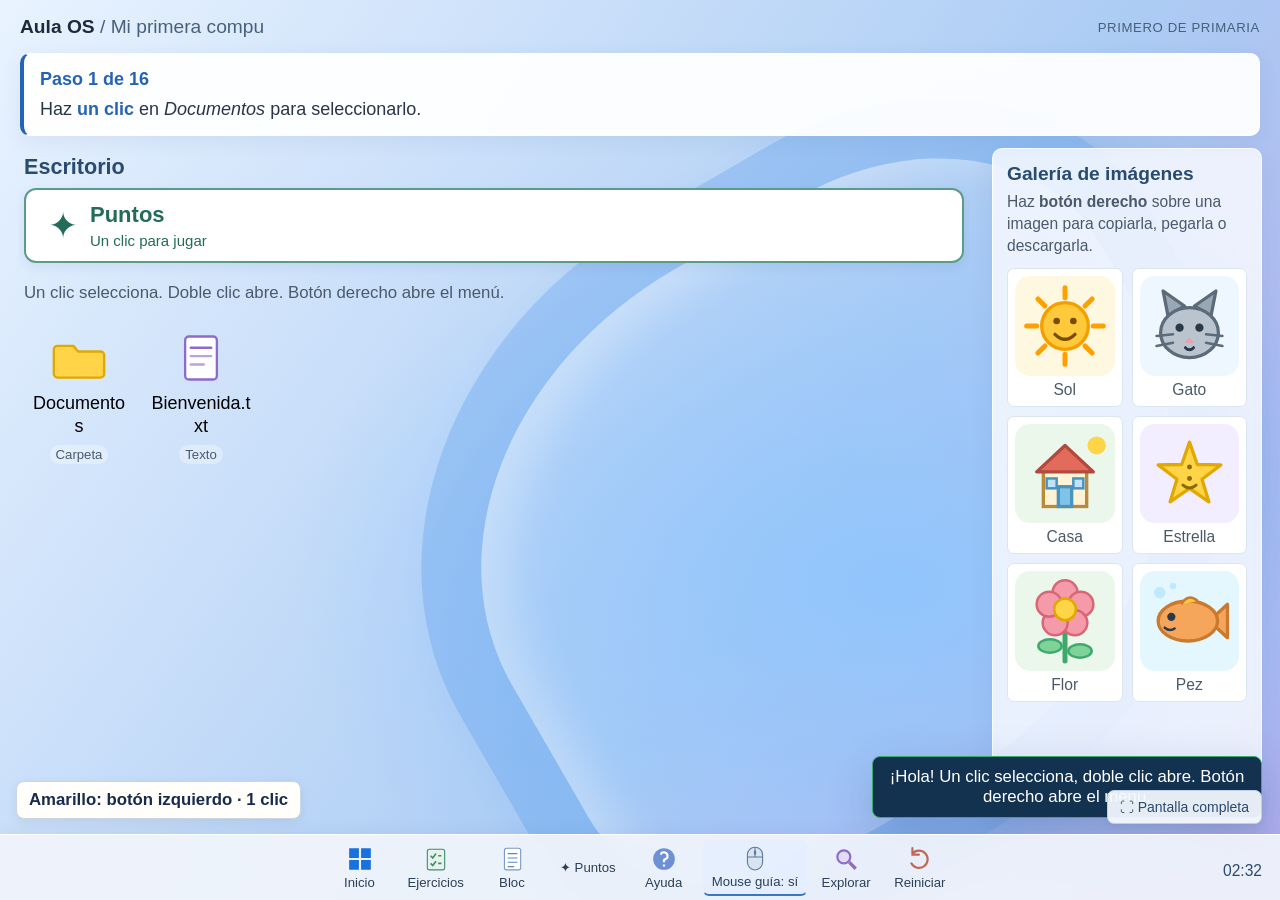
<file: index.html>
<!DOCTYPE html>
<html lang="es">
<head>
<meta charset="utf-8">
<meta name="viewport" content="width=device-width, initial-scale=1">
<title>OS1</title>
<style>
  :root{
    --azul:#2B6CB0;
    --azul-claro:#E4F0FB;
    --amarillo:#FFD447;
    --verde:#3FA96B;
    --rojo:#E36B5B;
    --morado:#8E6BC9;
    --tinta:#1F2A37;
    --papel:#FFFFFF;
    --gris:#E9EEF4;
    --sombra:0 10px 24px rgba(31,42,55,.18);
    --radio:18px;
    --fuente: "Trebuchet MS", "Verdana", system-ui, -apple-system, "Segoe UI", Roboto, sans-serif;
  }
  *{box-sizing:border-box;}
  html,body{height:100%;margin:0;}
  body{
    font-family:var(--fuente);
    font-size:22.8px;
    color:var(--tinta);
    background:linear-gradient(160deg,#BFE3FF 0%, #E8F3FF 45%, #FFF7DE 100%);
    overflow:hidden;
    -webkit-tap-highlight-color:transparent;
  }
  button{font-family:inherit;}

  /* ====== ESCRITORIO ====== */
  #escritorio{position:fixed;inset:0;padding:18px 18px 96px 18px;display:grid;grid-template-columns:1fr 320px;gap:16px;}
  #zonaIconos{
    position:relative;overflow:auto;display:flex;flex-direction:column;border-radius:var(--radio);
    background:rgba(255,255,255,.45);border:3px dashed rgba(43,108,176,.35);
    padding:18px;
  }
  #zonaIconos h1{
    font-size:31.2px;margin:0 0 4px;color:var(--azul);
  }
  #zonaIconos p.ayuda-mini{margin:0 0 14px;font-size:19.2px;color:#4A5A6A;}
  #iconos{
    display:grid;grid-template-columns:repeat(auto-fill,minmax(150px,1fr));
    gap:14px;list-style:none;margin:0;padding:0;
  }
  .icono{
    background:var(--papel);border:4px solid transparent;border-radius:var(--radio);
    padding:12px 8px;display:flex;flex-direction:column;align-items:center;gap:8px;
    cursor:pointer;text-align:center;box-shadow:0 4px 12px rgba(31,42,55,.10);
    transition:transform .08s ease, border-color .08s ease, background .08s ease;
    min-height:130px;width:100%;
  }
  .icono:hover{transform:translateY(-2px);}
  .icono .nombre{font-size:20.4px;font-weight:700;line-height:1.15;word-break:break-word;}
  .icono.seleccionado{
    border-color:var(--azul);background:var(--azul-claro);
    box-shadow:0 0 0 5px rgba(43,108,176,.25), 0 6px 14px rgba(31,42,55,.16);
  }
  .icono.seleccionado .nombre::after{content:" ✓";color:var(--verde);}
  .icono img,.icono svg{width:72px;height:72px;pointer-events:none;}
  .icono .mini-tag{font-size:15.6px;background:var(--gris);border-radius:10px;padding:2px 8px;color:#4A5A6A;}

  /* ====== GALERÍA DERECHA ====== */
  #galeria{
    background:rgba(255,255,255,.72);border-radius:var(--radio);
    border:3px solid rgba(143,107,201,.35);padding:14px;overflow:auto;
  }
  #galeria h2{font-size:24px;margin:0 0 4px;color:var(--morado);}
  #galeria p{margin:0 0 12px;font-size:18px;color:#4A5A6A;}
  #galeriaGrid{display:grid;grid-template-columns:1fr 1fr;gap:12px;}
  .gal-item{
    background:#fff;border:3px solid transparent;border-radius:14px;padding:6px;
    cursor:context-menu;display:flex;flex-direction:column;align-items:center;gap:4px;
    box-shadow:0 3px 8px rgba(31,42,55,.10);
  }
  .gal-item:hover{border-color:var(--morado);}
  .gal-item.seleccionado{border-color:var(--azul);background:var(--azul-claro);}
  .gal-item img{width:100%;height:auto;border-radius:10px;display:block;pointer-events:none;}
  .gal-item span{font-size:16.8px;font-weight:700;color:#4A5A6A;}

  /* ====== VENTANAS ====== */
  #ventanas{position:fixed;inset:0;pointer-events:none;}
  .ventana{
    position:absolute;pointer-events:auto;background:var(--papel);
    border-radius:var(--radio);box-shadow:var(--sombra);
    border:3px solid rgba(43,108,176,.30);
    display:flex;flex-direction:column;min-width:320px;max-width:92vw;
    max-height:82vh;overflow:hidden;
  }
  .ventana:focus{outline:none;}
  .ventana.activa{border-color:var(--azul);}
  .barra{
    display:flex;align-items:center;gap:10px;padding:10px 12px;
    background:linear-gradient(#EAF3FC,#D8E8F8);cursor:grab;user-select:none;
  }
  .barra:active{cursor:grabbing;}
  .titulo{font-weight:800;font-size:22.8px;flex:1;white-space:nowrap;overflow:hidden;text-overflow:ellipsis;}
  .btn-cerrar{
    width:44px;height:44px;border-radius:12px;border:3px solid var(--rojo);
    background:#fff;color:var(--rojo);font-size:28.8px;font-weight:900;cursor:pointer;line-height:1;
    display:flex;align-items:center;justify-content:center;
  }
  .btn-cerrar:hover{background:var(--rojo);color:#fff;}
  .cuerpo{padding:14px;overflow:auto;}
  .cuerpo .toolbar{display:flex;flex-wrap:wrap;gap:8px;margin-bottom:12px;align-items:center;}
  .contenido-grid{
    display:grid;grid-template-columns:repeat(auto-fill,minmax(120px,1fr));gap:12px;
    list-style:none;margin:0;padding:0;
  }
  .contenido-grid .icono{min-height:110px;}
  .contenido-grid .icono img,.contenido-grid .icono svg{width:56px;height:56px;}
  .vaciar{font-size:20.4px;color:#7A8794;background:var(--gris);border-radius:12px;padding:14px;text-align:center;}

  .btn{
    border:3px solid var(--azul);background:#fff;color:var(--azul);
    font-size:20.4px;font-weight:800;border-radius:14px;padding:10px 16px;cursor:pointer;
  }
  .btn:hover{background:var(--azul);color:#fff;}
  .btn[disabled]{opacity:.45;cursor:not-allowed;border-color:#9AA7B4;color:#7A8794;background:#F2F5F8;}
  .btn.verde{border-color:var(--verde);color:var(--verde);}
  .btn.verde:hover{background:var(--verde);color:#fff;}
  .btn.morado{border-color:var(--morado);color:var(--morado);}
  .btn.morado:hover{background:var(--morado);color:#fff;}
  .btn.rojo{border-color:var(--rojo);color:var(--rojo);}
  .btn.rojo:hover{background:var(--rojo);color:#fff;}

  .visor-img{display:block;margin:0 auto;max-width:100%;width:420px;border-radius:14px;border:3px solid var(--gris);}

  textarea{width:100%;min-height:180px;font-size:22.8px;font-family:var(--fuente);padding:12px;border-radius:12px;border:3px solid #C7D5E4;resize:vertical;}
  input[type=text]{font-size:22.8px;font-family:var(--fuente);padding:10px 12px;border-radius:12px;border:3px solid #C7D5E4;width:240px;max-width:100%;}
  label.campo{font-weight:700;display:block;margin:10px 0 4px;}

  /* ====== EJERCICIOS ====== */
  .progreso-wrap{background:var(--gris);border-radius:14px;padding:10px;margin-bottom:12px;}
  .barra-progreso{height:26px;background:#fff;border-radius:10px;overflow:hidden;border:2px solid #C7D5E4;}
  .barra-progreso i{display:block;height:100%;width:0;background:linear-gradient(90deg,var(--verde),#7ED39B);transition:width .3s ease;}
  .progreso-txt{font-size:19.2px;font-weight:800;margin-top:6px;color:#3E4C5A;}
  ol.ejercicios{list-style:none;margin:0;padding:0;display:flex;flex-direction:column;gap:10px;}
  li.ejercicio{
    display:flex;gap:10px;align-items:flex-start;background:#fff;border:3px solid var(--gris);
    border-radius:14px;padding:12px;font-size:20.4px;
  }
  li.ejercicio .marca{font-size:26.4px;line-height:1;width:30px;flex:none;text-align:center;}
  li.ejercicio.hecho{border-color:var(--verde);background:#EFFBF3;}
  li.ejercicio.actual{border-color:var(--amarillo);background:#FFFCEB;box-shadow:0 0 0 4px rgba(255,212,71,.35);}
  li.ejercicio .num{font-weight:900;color:var(--azul);}

  /* ====== BARRA DE TAREAS ====== */
  #barraTareas{
    position:fixed;left:0;right:0;bottom:0;height:78px;display:flex;align-items:center;gap:10px;
    padding:10px 16px;background:linear-gradient(#FFFFFF,#E8F0F8);
    border-top:4px solid rgba(43,108,176,.35);box-shadow:0 -6px 18px rgba(31,42,55,.10);
    z-index:500;
  }
  #barraTareas .btn{font-size:21.6px;padding:12px 18px;}
  .reloj{margin-left:auto;background:var(--azul);color:#fff;border-radius:14px;padding:12px 18px;font-size:24px;font-weight:800;}
  .aviso-mac{font-size:16.8px;color:#5A6878;max-width:260px;line-height:1.2;}

  /* ====== MENÚ (contextual / inicio) ====== */
  #menu{
    position:fixed;z-index:900;background:#fff;border:3px solid var(--azul);
    border-radius:14px;box-shadow:var(--sombra);padding:8px;min-width:250px;max-width:min(340px,92vw);
  }
  .menu-titulo{font-size:16.8px;font-weight:800;color:#7A8794;padding:4px 10px 8px;text-transform:uppercase;letter-spacing:.5px;}
  .menu-item{
    display:block;width:100%;text-align:left;background:#fff;border:0;border-radius:10px;
    padding:12px 12px;font-size:21.6px;font-weight:700;cursor:pointer;color:var(--tinta);
  }
  .menu-item:hover,.menu-item:focus{background:var(--azul-claro);outline:none;}
  .menu-item[disabled]{opacity:.45;cursor:not-allowed;}
  .menu-item[disabled]:hover{background:#fff;}

  /* ====== AVISOS (toast) ====== */
  #avisos{position:fixed;left:50%;transform:translateX(-50%);bottom:96px;z-index:950;display:flex;flex-direction:column;gap:10px;align-items:center;pointer-events:none;width:min(620px,92vw);}
  .aviso{
    background:#12324F;color:#fff;border-radius:14px;padding:14px 20px;font-size:21.6px;font-weight:700;
    box-shadow:var(--sombra);border:3px solid var(--amarillo);opacity:0;transform:translateY(10px);
    transition:opacity .2s ease, transform .2s ease;text-align:center;
  }
  .aviso.mostrar{opacity:1;transform:translateY(0);}
  .aviso.exito{border-color:var(--verde);}
  .aviso.error{border-color:var(--rojo);}

  /* ====== MODAL AYUDA / EXPLORAR ====== */
  .etiqueta-explorar{
    position:fixed;z-index:400;background:var(--amarillo);color:#3A2C00;border:3px solid #B98A00;
    border-radius:12px;padding:8px 12px;font-size:18px;font-weight:800;box-shadow:var(--sombra);
    pointer-events:none;display:none;
  }
  body.explorando .etiqueta-explorar{display:block;}
  body.explorando #zonaIconos{outline:6px solid var(--amarillo);outline-offset:4px;}
  body.explorando #galeria{outline:6px solid var(--morado);outline-offset:4px;}
  body.explorando #barraTareas{outline:6px solid var(--azul);outline-offset:-2px;}
  #panelExplorar{
    position:fixed;left:18px;bottom:96px;z-index:420;max-width:420px;background:#FFFCEB;
    border:4px solid var(--amarillo);border-radius:var(--radio);padding:14px;box-shadow:var(--sombra);display:none;
  }
  body.explorando #panelExplorar{display:block;}
  #panelExplorar h3{margin:0 0 8px;font-size:22.8px;color:#7A5B00;}
  #panelExplorar ul{margin:0;padding-left:20px;font-size:19.2px;line-height:1.5;}

  .sr-only{position:absolute;width:1px;height:1px;overflow:hidden;clip:rect(0 0 0 0);white-space:nowrap;}
  :focus-visible{outline:4px solid var(--morado);outline-offset:2px;}

/* Mouse guía: el punto señala el lugar exacto del clic. */
body.mouse-guia-activo, body.mouse-guia-activo * {cursor:none!important}
#mouseGuia{position:fixed;left:0;top:0;z-index:100000;pointer-events:none;display:none;font-family:inherit}
#mouseGuia .punto{position:absolute;width:10px;height:10px;left:-5px;top:-5px;border:2px solid #fff;border-radius:50%;background:#172b4d;box-shadow:0 0 0 2px #172b4d}
#mouseGuia .modelo{position:absolute;left:14px;top:14px;width:70px;filter:drop-shadow(0 3px 3px #0005)}
#mouseGuia.invertir-x .modelo{left:-84px} #mouseGuia.invertir-y .modelo{top:-104px}
#mouseGuia .boton{fill:#e5eaf0;stroke:#334155;stroke-width:2}
#mouseGuia[data-pide="izquierdo"] .izquierdo,#mouseGuia[data-pide="doble"] .izquierdo{fill:#facc15}
#mouseGuia[data-pide="derecho"] .derecho{fill:#facc15}
#mouseGuia[data-pulsa="izquierdo"] .izquierdo,#mouseGuia[data-pulsa="derecho"] .derecho{fill:#4ade80;stroke:#166534;stroke-width:4}
#guiaMouseTexto{position:fixed;left:16px;bottom:105px;max-width:min(390px,85vw);padding:10px 16px;border:2px solid #cbd5e1;border-radius:16px;background:#fffefa;color:#172b4d;font-size:20.4px;font-weight:800;z-index:960;pointer-events:none;box-shadow:0 3px 12px #0001}


#estadoNivel{position:relative;z-index:940;flex-shrink:0;margin:0 0 14px;padding:12px 16px;border:1px solid #bfd2e5;border-left:4px solid var(--azul);border-radius:10px;background:#fff;color:#293548;font-size:19.2px;line-height:1.5;box-shadow:0 2px 8px #243b5310}
#estadoNivel strong:first-child{color:var(--azul)}
#zonaIconos #iconos{flex:1;min-height:0;overflow:auto;align-content:start}
#pasoActualTexto{display:block;margin-top:3px}
#fiestaNivel{position:fixed;inset:0;background:#14284488;z-index:200000;display:grid;place-items:center}
.fiesta-tarjeta{background:#fffbea;border:2px solid #facc15;border-radius:16px;padding:20px;text-align:center;color:#1e3a5f;box-shadow:0 20px 80px #0004;max-width:90vw}
.fiesta-tarjeta h2{font-size:31.2px;margin:8px}.fiesta-tarjeta p{font-size:20.4px}

/* Misma familia visual de Aula OS; actividades de primero sin cambios. */
:root{--fuente:"Segoe UI",Arial,sans-serif;--radio:10px;--sombra:0 16px 48px #18375b33;--azul:#2563b4}
body{font-size:19.2px;background:#dfeafb}
.aula-fondo{position:fixed;inset:0;z-index:-1;background:radial-gradient(ellipse at 70% 65%,#91c5fc 0,transparent 48%),linear-gradient(125deg,#e9f3ff,#acccf4 60%,#b4a9eb)}
.aula-fondo:after{content:'';position:absolute;width:57vw;height:65vh;left:32%;top:18%;border-radius:48% 35% 55% 30%;border:60px solid #1676df33;transform:rotate(-30deg);box-shadow:inset 24px 20px 40px #fff4,20px 25px 50px #317fe022}
.aula-marca{position:fixed;left:20px;right:20px;top:16px;display:flex;align-items:center;justify-content:space-between;font-size:19.2px}.aula-marca strong>span{font-weight:400;color:#47617b}.aula-marca>span{font-size:13.2px;color:#45607c;letter-spacing:.6px}
#escritorio{inset:148px 18px 84px;padding:0;grid-template-columns:minmax(0,1fr) 270px;gap:22px}
#zonaIconos{border:0;border-radius:0;background:transparent;padding:6px;overflow:hidden}
#zonaIconos h1{font-size:21.6px;color:#294b70;font-weight:600}
#zonaIconos p.ayuda-mini{font-size:16.8px;margin:6px 0 18px}
#iconos{grid-template-columns:repeat(auto-fill,110px);gap:12px}
.icono{min-height:110px;border:1px solid transparent;background:transparent;border-radius:6px;padding:8px 4px;gap:6px;box-shadow:none}
.icono:hover{transform:none;background:#ffffff70;border-color:#fff}
.icono img,.icono svg{width:56px;height:56px}.icono .nombre{font-size:18px;font-weight:500;line-height:1.3}.icono .mini-tag{font-size:13.2px;background:#ffffff55;padding:2px 6px}
.icono.seleccionado{background:#e2efffa6;border-color:#6ca6e2;box-shadow:0 0 0 1px #fff9}
#galeria{background:#f7faffd9;border:1px solid #ffffffcc;padding:14px;border-radius:10px;box-shadow:0 8px 25px #23436a15}
#galeria h2{font-size:19.2px;color:#294b70;font-weight:600;margin-bottom:6px}#galeria p{font-size:15.6px;line-height:1.4}
#galeriaGrid{gap:9px}.gal-item{padding:7px;border:1px solid #dce5f0;border-radius:7px;box-shadow:none;gap:5px}.gal-item span{font-size:15.6px;font-weight:500}.gal-item img{max-height:100px;width:100%;object-fit:contain;border-radius:5px}
#estadoNivel{position:fixed;top:53px;left:20px;right:20px;margin:0;padding:12px 16px;min-height:74px;background:#fffffff0;border:1px solid white;border-left:4px solid #2563b4;border-radius:10px;z-index:940;font-size:18px;line-height:1.5;box-shadow:0 5px 20px #23426a12}
.ventana{background:#f6f8fc;border:1px solid #dce7f5;border-radius:10px;max-height:calc(100vh - 245px)}.ventana.activa{border-color:#a9c8ec}.barra{padding:0 0 0 14px;min-height:42px;background:#eef3fa;gap:8px}.titulo{font-size:18px;font-weight:600;margin:0}.btn-cerrar{width:44px;height:42px;border:0;border-radius:0;background:transparent;font-size:22.8px;font-weight:400;color:#34465c}.btn-cerrar:hover{background:#dc3545;color:white}.cuerpo{padding:14px}
.btn{font-size:18px;font-weight:500;border:1px solid #bfd0e4;border-radius:6px;padding:8px 12px;background:white;color:#294b70}
.btn.verde,.btn.morado,.btn.rojo{border-width:1px}
textarea,input[type=text]{font-size:19.2px;border-width:1px;border-radius:6px}
.contenido-grid .icono{min-height:105px;background:#fff;border:1px solid transparent}.contenido-grid .icono:hover{border-color:#bfd3e9}.contenido-grid .icono.seleccionado{background:#e2efff;border-color:#6ca6e2}
#barraTareas{height:66px;justify-content:center;gap:5px;padding:5px 100px;background:#f2f6fbe8;backdrop-filter:blur(20px);border-top:1px solid white;box-shadow:0 -3px 15px #24456b0d;z-index:970}
#barraTareas .btn{display:flex;flex-direction:column;align-items:center;justify-content:center;gap:3px;background:transparent;border:1px solid transparent;border-radius:6px;min-width:68px;height:56px;font-size:13.2px;color:#2b4059;padding:4px 8px}
#barraTareas .btn:hover{background:#fff9;border-color:#fff}#barraTareas .btn[aria-pressed=true]{background:#e0edff8a;border-bottom:2px solid #3878c0}
.icono-ui{display:inline-flex;flex-shrink:0}.icono-ui svg{width:26px;height:26px;display:block}
#barraTareas .aviso-mac{display:none}.reloj{position:absolute;right:18px;bottom:12px;margin:0;background:transparent;color:#294b70;border-radius:0;font-size:15.6px;font-weight:400;padding:8px 0}
#menu{border:1px solid #d4e0ed;background:#fcfdfff5;border-radius:8px;padding:5px;box-shadow:0 8px 30px #18375b33;z-index:980}.menu-item{font-size:18px;font-weight:400;padding:10px;border-radius:5px}.menu-titulo{font-size:14.4px;padding:8px 10px}
#menu.inicio-aula{width:410px;max-width:92vw;padding:20px;background:#f3f7fff5;backdrop-filter:blur(20px);display:grid;grid-template-columns:repeat(3,1fr);gap:8px}
#menu.inicio-aula[hidden]{display:none}#menu.inicio-aula .menu-titulo{grid-column:1/-1;color:#294b70;font-size:19.2px;text-transform:none;letter-spacing:0;padding:0 0 12px}
#menu.inicio-aula .menu-item{display:flex;flex-direction:column;align-items:center;justify-content:center;gap:9px;text-align:center;font-size:15.6px;padding:12px 4px;min-height:87px;background:transparent}
#menu.inicio-aula .menu-item:hover,#menu.inicio-aula .menu-item:focus{background:#ffffffa0}#menu.inicio-aula .icono-ui svg{width:34px;height:34px}
#guiaMouseTexto{bottom:81px;font-size:16.8px;padding:8px 12px;border-width:1px;border-radius:8px}
#avisos{bottom:82px;left:auto;right:18px;transform:none;width:min(390px,90vw);align-items:end}.aviso{font-size:16.8px;font-weight:500;padding:10px 14px;border-width:1px;border-radius:8px}
#panelExplorar{bottom:82px;font-size:16.8px}.fiesta-tarjeta{border-radius:12px}.fiesta-tarjeta .btn{font-size:18px}
.progreso-txt{font-size:16.8px}.barra-progreso{height:14px;border-width:1px}li.ejercicio{font-size:18px;border-width:1px;padding:10px;border-radius:8px}li.ejercicio .marca{font-size:21.6px}
@media(max-width:850px){#barraTareas{padding:5px 8px;justify-content:flex-start;overflow-x:auto}.reloj{display:none}#barraTareas .btn{min-width:64px;padding:4px 6px}#escritorio{grid-template-columns:minmax(0,1fr) 230px;gap:12px}}
@media(max-width:580px){.aula-marca>span{display:none}#escritorio{grid-template-columns:minmax(0,1fr) 180px;gap:8px;left:8px;right:8px}#estadoNivel{left:8px;right:8px;font-size:16.8px}#galeria{padding:9px}#galeriaGrid{gap:6px}#iconos{grid-template-columns:repeat(auto-fill,92px)}.icono .nombre{font-size:16.8px}}

.acceso-puntos{display:inline-flex;align-items:center;gap:12px;margin:4px 0 14px;padding:12px 22px;background:#fff;color:#246b59;border:2px solid #5a9c86;border-radius:12px;text-decoration:none;box-shadow:0 4px 12px #23436a15}.acceso-puntos>span:first-child{font-size:36px}.acceso-puntos strong{display:block;font-size:22px}.acceso-puntos small{display:block;margin-top:4px;font-size:15px}.acceso-puntos:hover{background:#e5f5ec}.acceso-puntos:focus-visible{outline:4px solid #e7b84e;outline-offset:3px}
</style>
</head>
<body>
<div class="aula-fondo" aria-hidden="true"></div><header class="aula-marca"><strong>Aula OS <span> / Mi primera compu</span></strong><span>PRIMERO DE PRIMARIA</span></header>

<main id="escritorio" aria-label="Escritorio de Mi Primera Compu">
  <section id="zonaIconos" aria-label="Escritorio">
    <h1>Escritorio</h1>
    <a class="acceso-puntos" href="actividades/puntos/"><span aria-hidden="true">✦</span><span><strong>Puntos</strong><small>Un clic para jugar</small></span></a>
    <p class="ayuda-mini">Un clic selecciona. Doble clic abre. Botón derecho abre el menú.</p>
    <ul id="iconos"></ul>
  </section>

  <aside id="galeria" aria-label="Galería de imágenes de ejemplo">
    <h2>Galería de imágenes</h2>
    <p>Haz <strong>botón derecho</strong> sobre una imagen para copiarla, pegarla o descargarla.</p>
    <div id="galeriaGrid"></div>
  </aside>
</main>

<div id="ventanas" aria-live="polite"></div>

<nav id="barraTareas" aria-label="Barra de tareas">
  <button class="btn" id="btnInicio" aria-haspopup="menu" aria-expanded="false">Inicio</button>
  <button class="btn verde" id="btnEjercicios">Ejercicios</button>
  <button class="btn morado" id="btnBloc">Bloc</button>
  <a class="btn" href="actividades/puntos/" style="text-decoration:none" title="Puntos: descubre dibujos y practica los botones del mouse">✦ Puntos</a>
  <button class="btn" id="btnAyuda">Ayuda</button>
  <button class="btn" id="btnExplorar" aria-pressed="false">Modo explorar</button>
  <button class="btn rojo" id="btnReiniciar">Reiniciar</button>
  <span class="aviso-mac" role="note">En Mac: botón derecho = <strong>Ctrl + clic</strong> (o clic con dos dedos).</span>
  <span class="reloj" id="reloj" aria-label="Reloj">--:--</span>
</nav>

<div id="panelExplorar" role="region" aria-label="Guía del modo explorar">
  <h3>Modo explorar</h3>
  <ul>
    <li><strong>Escritorio (izquierda):</strong> aquí están tus carpetas y archivos.</li>
    <li><strong>Galería (derecha):</strong> imágenes de ejemplo con menú de botón derecho.</li>
    <li><strong>Barra de tareas (abajo):</strong> botones para abrir programas.</li>
    <li>En las ventanas, la <strong>X</strong> de la esquina cierra la ventana.</li>
    <li>Todo lo que "borra" o "pega" es de mentira: no toca archivos reales.</li>
  </ul>
</div>

<span class="etiqueta-explorar" data-pos="escritorio">1. Tu escritorio</span>
<span class="etiqueta-explorar" data-pos="galeria">2. Galería de imágenes</span>
<span class="etiqueta-explorar" data-pos="tareas">3. Barra de tareas</span>

<div id="avisos" aria-live="assertive" aria-atomic="true"></div>

<div id="menu" role="menu" hidden aria-label="Menú"></div>

<noscript><p style="padding:20px">Este juego necesita JavaScript activado para funcionar.</p></noscript>

<script>
(function(){
  "use strict";

  /* =========================================================
     Utilidades
     ========================================================= */
  var $ = function(sel, raiz){ return (raiz||document).querySelector(sel); };
  var $$ = function(sel, raiz){ return Array.prototype.slice.call((raiz||document).querySelectorAll(sel)); };

  var contadorId = 1;
  function nuevoId(){ return "id" + (contadorId++); }

  function datosUrl(svg){
    return "data:image/svg+xml;charset=utf-8," + encodeURIComponent(svg);
  }

  function slug(txt){
    return String(txt).replace(/[^\wáéíóúñÁÉÍÓÚÑ\- ]/g,"").trim().replace(/\s+/g,"-").toLowerCase();
  }

  /* =========================================================
     Ilustraciones SVG propias (sencillas)
     ========================================================= */
  function svgSol(){
    var rayos = "";
    for(var i=0;i<8;i++){
      var a = i*Math.PI/4;
      var x1 = (60+Math.cos(a)*34).toFixed(1), y1 = (60+Math.sin(a)*34).toFixed(1);
      var x2 = (60+Math.cos(a)*46).toFixed(1), y2 = (60+Math.sin(a)*46).toFixed(1);
      rayos += '<line x1="'+x1+'" y1="'+y1+'" x2="'+x2+'" y2="'+y2+'" stroke="#FFA000" stroke-width="6" stroke-linecap="round"/>';
    }
    return '<svg xmlns="http://www.w3.org/2000/svg" viewBox="0 0 120 120" role="img" aria-label="Sol sonriente">'+
      '<rect width="120" height="120" rx="18" fill="#FFF8E1"/>'+
      '<circle cx="60" cy="60" r="28" fill="#FFC93C" stroke="#F59E00" stroke-width="4"/>'+
      rayos +
      '<circle cx="50" cy="54" r="4" fill="#7A4B00"/><circle cx="70" cy="54" r="4" fill="#7A4B00"/>'+
      '<path d="M48 70 Q60 82 72 70" fill="none" stroke="#7A4B00" stroke-width="4" stroke-linecap="round"/></svg>';
  }

  function svgGato(){
    return '<svg xmlns="http://www.w3.org/2000/svg" viewBox="0 0 120 120" role="img" aria-label="Cara de gato">'+
      '<rect width="120" height="120" rx="18" fill="#EEF7FF"/>'+
      '<path d="M34 48 L28 18 L54 36 Z" fill="#9AA7B4" stroke="#5C6B7A" stroke-width="4" stroke-linejoin="round"/>'+
      '<path d="M86 48 L92 18 L66 36 Z" fill="#9AA7B4" stroke="#5C6B7A" stroke-width="4" stroke-linejoin="round"/>'+
      '<ellipse cx="60" cy="68" rx="35" ry="30" fill="#B9C4CF" stroke="#5C6B7A" stroke-width="4"/>'+
      '<circle cx="48" cy="62" r="5" fill="#2B3A48"/><circle cx="72" cy="62" r="5" fill="#2B3A48"/>'+
      '<path d="M60 74 l-6 6 h12 z" fill="#F49AA8"/>'+
      '<path d="M55 86 q5 5 10 0" fill="none" stroke="#2B3A48" stroke-width="3.5" stroke-linecap="round"/>'+
      '<line x1="20" y1="72" x2="40" y2="70" stroke="#5C6B7A" stroke-width="3" stroke-linecap="round"/>'+
      '<line x1="20" y1="84" x2="40" y2="80" stroke="#5C6B7A" stroke-width="3" stroke-linecap="round"/>'+
      '<line x1="100" y1="72" x2="80" y2="70" stroke="#5C6B7A" stroke-width="3" stroke-linecap="round"/>'+
      '<line x1="100" y1="84" x2="80" y2="80" stroke="#5C6B7A" stroke-width="3" stroke-linecap="round"/></svg>';
  }

  function svgCasa(){
    return '<svg xmlns="http://www.w3.org/2000/svg" viewBox="0 0 120 120" role="img" aria-label="Casa">'+
      '<rect width="120" height="120" rx="18" fill="#EAF7EA"/>'+
      '<circle cx="98" cy="26" r="11" fill="#FFD447"/>'+
      '<rect x="34" y="56" width="52" height="44" fill="#FFF3D6" stroke="#B98A3A" stroke-width="4"/>'+
      '<path d="M26 58 L60 26 L94 58 Z" fill="#E36B5B" stroke="#B14A3C" stroke-width="4" stroke-linejoin="round"/>'+
      '<rect x="52" y="76" width="16" height="24" fill="#7EC4E8" stroke="#4A93BC" stroke-width="4"/>'+
      '<rect x="38" y="66" width="12" height="12" fill="#BFE3FF" stroke="#4A93BC" stroke-width="3"/>'+
      '<rect x="70" y="66" width="12" height="12" fill="#BFE3FF" stroke="#4A93BC" stroke-width="3"/></svg>';
  }

  function svgEstrella(){
    var pts = [], cx=60, cy=62, R=40, r=16;
    for(var i=0;i<10;i++){
      var rad = (i%2===0)?R:r;
      var a = -Math.PI/2 + i*Math.PI/5;
      pts.push((cx+Math.cos(a)*rad).toFixed(1)+","+(cy+Math.sin(a)*rad).toFixed(1));
    }
    return '<svg xmlns="http://www.w3.org/2000/svg" viewBox="0 0 120 120" role="img" aria-label="Estrella">'+
      '<rect width="120" height="120" rx="18" fill="#F3EEFF"/>'+
      '<polygon points="'+pts.join(" ")+'" fill="#FFD447" stroke="#E0A800" stroke-width="4" stroke-linejoin="round"/>'+
      '<circle cx="60" cy="52" r="3" fill="#8A6A00"/><circle cx="60" cy="66" r="3" fill="#8A6A00"/>'+
      '<path d="M52 74 q8 7 16 0" fill="none" stroke="#8A6A00" stroke-width="3.5" stroke-linecap="round"/></svg>';
  }

  function svgFlor(){
    var pet="";
    for(var i=0;i<5;i++){
      var a=-Math.PI/2 + i*2*Math.PI/5;
      pet += '<circle cx="'+(60+Math.cos(a)*20).toFixed(1)+'" cy="'+(46+Math.sin(a)*20).toFixed(1)+'" r="15" fill="#F49AA8" stroke="#D86677" stroke-width="3"/>';
    }
    return '<svg xmlns="http://www.w3.org/2000/svg" viewBox="0 0 120 120" role="img" aria-label="Flor">'+
      '<rect width="120" height="120" rx="18" fill="#EAF7EA"/>'+
      '<line x1="60" y1="66" x2="60" y2="108" stroke="#3FA96B" stroke-width="6" stroke-linecap="round"/>'+
      '<ellipse cx="42" cy="90" rx="14" ry="8" fill="#7ED39B" stroke="#3FA96B" stroke-width="3"/>'+
      '<ellipse cx="78" cy="96" rx="14" ry="8" fill="#7ED39B" stroke="#3FA96B" stroke-width="3"/>'+
      pet +
      '<circle cx="60" cy="46" r="13" fill="#FFD447" stroke="#E0A800" stroke-width="3"/></svg>';
  }

  function svgPez(){
    return '<svg xmlns="http://www.w3.org/2000/svg" viewBox="0 0 120 120" role="img" aria-label="Pez">'+
      '<rect width="120" height="120" rx="18" fill="#E4F7FF"/>'+
      '<circle cx="24" cy="26" r="7" fill="#BFE9FF"/><circle cx="40" cy="18" r="4" fill="#BFE9FF"/>'+
      '<path d="M84 60 L106 40 L106 80 Z" fill="#F5A65B" stroke="#C97A2E" stroke-width="4" stroke-linejoin="round"/>'+
      '<ellipse cx="58" cy="60" rx="36" ry="24" fill="#F5A65B" stroke="#C97A2E" stroke-width="4"/>'+
      '<path d="M50 40 q8 -14 20 -4" fill="#FFC93C" stroke="#C97A2E" stroke-width="3"/>'+
      '<circle cx="38" cy="55" r="5" fill="#2B3A48"/>'+
      '<path d="M30 68 q6 5 12 1" fill="none" stroke="#2B3A48" stroke-width="3" stroke-linecap="round"/></svg>';
  }

  var IMAGENES = [
    { id:"sol",      nombre:"Sol",      svg:svgSol() },
    { id:"gato",     nombre:"Gato",     svg:svgGato() },
    { id:"casa",     nombre:"Casa",     svg:svgCasa() },
    { id:"estrella", nombre:"Estrella", svg:svgEstrella() },
    { id:"flor",     nombre:"Flor",     svg:svgFlor() },
    { id:"pez",      nombre:"Pez",      svg:svgPez() }
  ];
  function buscarImagen(imgId){
    for(var i=0;i<IMAGENES.length;i++){ if(IMAGENES[i].id===imgId) return IMAGENES[i]; }
    return null;
  }

  /* =========================================================
     Iconos vectoriales para carpetas y documentos
     ========================================================= */
  var ICONO_CARPETA = '<svg viewBox="0 0 120 120" aria-hidden="true" focusable="false">'+
    '<path d="M14 34 h34 l10 12 h48 a8 8 0 0 1 8 8 v40 a8 8 0 0 1-8 8 H14 a8 8 0 0 1-8-8 V42 a8 8 0 0 1 8-8 z" '+
    'fill="#FFD447" stroke="#E0A800" stroke-width="5" stroke-linejoin="round"/></svg>';

  var ICONO_TEXTO = '<svg viewBox="0 0 120 120" aria-hidden="true" focusable="false">'+
    '<rect x="26" y="14" width="68" height="92" rx="8" fill="#FFFFFF" stroke="#8E6BC9" stroke-width="5"/>'+
    '<line x1="38" y1="38" x2="82" y2="38" stroke="#8E6BC9" stroke-width="5" stroke-linecap="round"/>'+
    '<line x1="38" y1="56" x2="82" y2="56" stroke="#B9A3E0" stroke-width="5" stroke-linecap="round"/>'+
    '<line x1="38" y1="74" x2="66" y2="74" stroke="#B9A3E0" stroke-width="5" stroke-linecap="round"/></svg>';

  var ICONO_PAPELERA = '<svg viewBox="0 0 120 120" aria-hidden="true" focusable="false">'+
    '<rect x="34" y="40" width="52" height="62" rx="8" fill="#DCE6F0" stroke="#5C6B7A" stroke-width="5"/>'+
    '<rect x="26" y="28" width="68" height="12" rx="6" fill="#9AA7B4" stroke="#5C6B7A" stroke-width="4"/>'+
    '<line x1="50" y1="54" x2="50" y2="90" stroke="#5C6B7A" stroke-width="4" stroke-linecap="round"/>'+
    '<line x1="70" y1="54" x2="70" y2="90" stroke="#5C6B7A" stroke-width="4" stroke-linecap="round"/></svg>';

  /* =========================================================
     Estado del sistema
     ========================================================= */
  var estado = {
    escritorio: [],
    idSel: null,
    galeriaSel: null,
    portapapeles: null,
    flags: {},
    ventanas: {},
    zTop: 20,
    explorando: false
  };

  var ids = { dibujos:null, descargas:null, documentos:null };
  var nivelActual = 0;
  var nivelesHechos = [];

  function carpeta(nombre, hijos){
    return { id:nuevoId(), nombre:nombre, tipo:"carpeta", hijos:hijos||[] };
  }
  function texto(nombre, contenido){
    return { id:nuevoId(), nombre:nombre, tipo:"texto", contenido:contenido||"" };
  }
  function imagen(nombre, imgId){
    return { id:nuevoId(), nombre:nombre, tipo:"imagen", img:imgId };
  }

  function iniciarSistema(){
    contadorId = 1;
    nivelActual = 0; nivelesHechos = [];
    var fiestaAnterior = document.getElementById("fiestaNivel"); if(fiestaAnterior) fiestaAnterior.remove();
    estado.escritorio = [];
    estado.idSel = null;
    estado.galeriaSel = null;
    estado.portapapeles = null;
    estado.flags = {};
    estado.ventanas = {};
    estado.zTop = 20;
    estado.explorando = false;
    document.body.classList.remove("explorando");

    var dibujos = carpeta("Imágenes", []);
    var descargas = carpeta("Descargas del juego", []);
    var documentos = carpeta("Documentos", [dibujos, descargas]);
    ids.documentos = documentos.id;
    var nota = texto("Bienvenida.txt",
      "¡Hola! Soy tu computadora.\n\nAbre Documentos con doble clic. Dentro están Imágenes y Descargas del juego.\nUsa el botón derecho sobre las imágenes de la galería.\n\nTodo lo que borres es de mentira: tus archivos están a salvo.");

    estado.escritorio.push(documentos, nota);
    ids.dibujos = dibujos.id;
    ids.descargas = descargas.id;

    var ini = $(".ayuda-mini"); if(ini) ini.textContent = "Un clic selecciona. Doble clic abre. Botón derecho abre el menú.";
    var galP = $("#galeria p"); if(galP) galP.innerHTML = "Haz <strong>botón derecho</strong> sobre una imagen para copiarla, pegarla o descargarla.";
  }

  /* =========================================================
     Avisos (toast)
     ========================================================= */
  function aviso(msg, tipo){
    var caja = $("#avisos");
    var el = document.createElement("div");
    el.className = "aviso " + (tipo||"");
    el.textContent = msg;
    caja.appendChild(el);
    requestAnimationFrame(function(){ el.classList.add("mostrar"); });
    setTimeout(function(){
      el.classList.remove("mostrar");
      setTimeout(function(){ if(el.parentNode) el.parentNode.removeChild(el); }, 250);
    }, 3200);
  }

  /* =========================================================
     Menú (contextual y de inicio)
     ========================================================= */
  var menuEl = $("#menu");
  var menuAbierto = false;
  var focoAntesMenu = null;

  function cerrarMenu(){
    if(!menuAbierto) return;
    menuEl.hidden = true;
    menuEl.innerHTML = "";
    menuAbierto = false;
    $("#btnInicio").setAttribute("aria-expanded","false");
    if(focoAntesMenu && document.contains(focoAntesMenu)){ try{ focoAntesMenu.focus(); }catch(e){} }
    focoAntesMenu = null;
  }

  function mostrarMenu(x, y, titulo, items){
    focoAntesMenu = document.activeElement;
    menuEl.classList.remove("inicio-aula");
    menuEl.innerHTML = "";
    if(titulo){
      var t = document.createElement("div");
      t.className = "menu-titulo";
      t.textContent = titulo;
      menuEl.appendChild(t);
    }
    items.forEach(function(it){
      var b = document.createElement("button");
      b.type = "button";
      b.className = "menu-item";
      b.setAttribute("role","menuitem");
      b.textContent = it.label;
      if(it.disabled){
        b.disabled = true;
      }else{
        b.addEventListener("click", function(ev){
          ev.stopPropagation();
          cerrarMenu();
          if(it.action) it.action();
        });
      }
      menuEl.appendChild(b);
    });
    menuEl.hidden = false;
    menuEl.style.visibility = "hidden";
    menuAbierto = true;
    var ancho = menuEl.offsetWidth, alto = menuEl.offsetHeight;
    var nx = Math.max(8, Math.min(x, window.innerWidth - ancho - 8));
    var ny = Math.max(8, Math.min(y, window.innerHeight - alto - 8));
    menuEl.style.left = nx + "px";
    menuEl.style.top = ny + "px";
    menuEl.style.visibility = "visible";
    var primero = menuEl.querySelector("button:not([disabled])");
    if(primero) primero.focus();
  }

  var ICONOS_UI={
    inicio:'<path d="M2 2h9v9H2zm11 0h9v9h-9zM2 13h9v9H2zm11 0h9v9h-9z" fill="#1971df"/>',
    carpeta:'<path d="M2 6h8l3 3h9v12H2z" fill="#efb52c"/><path d="M2 11h20v10H2z" fill="#ffd56a"/>',
    bloc:'<rect x="5" y="2" width="15" height="20" rx="2" fill="#fff" stroke="#7599c4"/><path d="M8 7h9M8 11h9M8 15h9M8 19h6" stroke="#5689c5"/>',
    ejercicios:'<rect x="4" y="3" width="16" height="19" rx="2" fill="#e7f2ed" stroke="#3d8d6c"/><path d="m7 9 2 2 3-4m-5 9 2 2 3-4M14 9h3m-3 7h3" fill="none" stroke="#3d8d6c" stroke-width="1.5"/>',
    ayuda:'<circle cx="12" cy="12" r="10" fill="#6d91d4"/><path d="M9 8q1-3 4-2t2 5l-3 2v2m0 2v2" fill="none" stroke="white" stroke-width="2"/>',
    explorar:'<circle cx="10" cy="10" r="6" fill="#e3daf4" stroke="#8e6bc9" stroke-width="2"/><path d="m15 15 6 6" stroke="#8e6bc9" stroke-width="3"/>',
    reiniciar:'<path d="M5 7a8 8 0 1 1-1 9M5 2v6h6" fill="none" stroke="#c16757" stroke-width="2" stroke-linecap="round"/>',
    mouse:'<rect x="5" y="2" width="14" height="21" rx="7" fill="#d9e4f1" stroke="#5c799c"/><path d="M12 2v9M5 11h14" stroke="#5c799c"/><rect x="11" y="5" width="2" height="4" rx="1" fill="#5c799c"/>',
    imagenes:'<rect x="2" y="3" width="20" height="18" rx="2" fill="#719ed1"/><circle cx="17" cy="8" r="2.5" fill="#ffe7a7"/><path d="m4 18 5-8 5 5 3-4 4 7z" fill="#cce7d6"/>'
  };
  function iconoUI(nombre){return '<span class="icono-ui" aria-hidden="true"><svg viewBox="0 0 24 24" xmlns="http://www.w3.org/2000/svg">'+(ICONOS_UI[nombre]||ICONOS_UI.carpeta)+'</svg></span>';}
  function vestirBoton(b,nombre,texto){b.innerHTML=iconoUI(nombre)+'<span>'+texto+'</span>';}
  function vestirBarra(){
    [['btnInicio','inicio','Inicio'],['btnEjercicios','ejercicios','Ejercicios'],['btnBloc','bloc','Bloc'],['btnAyuda','ayuda','Ayuda'],['btnExplorar','explorar','Explorar'],['btnReiniciar','reiniciar','Reiniciar']].forEach(function(item){vestirBoton(document.getElementById(item[0]),item[1],item[2]);});
  }
  function abrirMenuInicio(){
    var r = $("#btnInicio").getBoundingClientRect();
    $("#btnInicio").setAttribute("aria-expanded","true");
    mostrarMenu(r.left, r.top - 8, "Aula OS · Inicio", [
      { label:"Documentos", action:function(){ abrirCarpeta(buscarItemPorId(ids.documentos)); } },
      { label:"Ejercicios", action:abrirEjercicios },
      { label:"Abrir Bloc de notas", action:abrirBloc },
      { label:"Ver Ayuda", action:abrirAyuda },
      { label:"Modo explorar (encender/apagar)", action:alternarExplorar },
      { label:"Reiniciar el escritorio", action:reiniciar }
    ]);
    menuEl.classList.add("inicio-aula");menuEl.dataset.origen="inicio";
    var nombres=['carpeta','ejercicios','bloc','ayuda','explorar','reiniciar'];
    menuEl.querySelectorAll('.menu-item').forEach(function(b,i){vestirBoton(b,nombres[i],b.textContent.replace('Abrir ','').replace('Ver ','').replace(' (encender/apagar)','').replace('el escritorio',''));});
    menuEl.style.left=Math.max(8,Math.min(r.left-60,innerWidth-menuEl.offsetWidth-8))+"px";
    menuEl.style.top = Math.max(140, r.top - menuEl.offsetHeight - 10) + "px";
  }

  /* =========================================================
     Escritorio — render de iconos
     ========================================================= */
  function crearBotonItem(item, contexto){
    var li = document.createElement("button");
    li.type = "button";
    li.className = "icono";
    li.dataset.itemId = item.id;
    li.setAttribute("aria-label", item.nombre + " (" + etiquetaTipo(item) + "). Un clic selecciona, doble clic abre.");

    var visual;
    if(item.tipo === "carpeta"){ visual = ICONO_CARPETA; }
    else if(item.tipo === "imagen"){
      var img = buscarImagen(item.img);
      visual = img ? '<img src="' + datosUrl(img.svg) + '" alt="" aria-hidden="true">' : ICONO_TEXTO;
    }else{ visual = ICONO_TEXTO; }

    li.innerHTML = visual + '<span class="nombre"></span><span class="mini-tag"></span>';
    li.querySelector(".nombre").textContent = item.nombre;
    li.querySelector(".mini-tag").textContent = etiquetaTipo(item);

    if(contexto === "escritorio" && estado.idSel === item.id) li.classList.add("seleccionado");

    li.addEventListener("click", function(ev){
      ev.stopPropagation();
      if(contexto === "escritorio"){
        seleccionarItem(item.id);
        estado.flags.selecciono = true;
        if(item.id === ids.documentos && nivelActual === 0) estado.flags.seleccionoDibujos = true;
      }else{
        $$(".contenido-grid .icono", li.parentNode).forEach(function(o){ o.classList.remove("seleccionado"); });
        li.classList.add("seleccionado");
      }
      revisarEjercicios();
    });
    li.addEventListener("dblclick", function(ev){
      ev.stopPropagation();
      abrirItem(item);
    });
    li.addEventListener("contextmenu", function(ev){
      ev.preventDefault();
      ev.stopPropagation();
      menuDeItem(item, ev.clientX, ev.clientY);
    });
    return li;
  }

  function etiquetaTipo(item){
    if(item.tipo === "carpeta") return "Carpeta";
    if(item.tipo === "imagen") return "Imagen";
    return "Texto";
  }

  function seleccionarItem(id){
    estado.idSel = id;
    $$("#iconos .icono").forEach(function(b){
      b.classList.toggle("seleccionado", b.dataset.itemId === id);
    });
  }

  function renderEscritorio(){
    var cont = $("#iconos");
    cont.innerHTML = "";
    estado.escritorio.forEach(function(item){
      cont.appendChild(crearBotonItem(item, "escritorio"));
    });
  }

  function renderGaleria(){
    var cont = $("#galeriaGrid");
    cont.innerHTML = "";
    IMAGENES.forEach(function(img){
      var b = document.createElement("button");
      b.type = "button";
      b.className = "gal-item" + (estado.galeriaSel === img.id ? " seleccionado" : "");
      b.setAttribute("aria-label","Imagen " + img.nombre + ". Botón derecho para el menú.");
      b.dataset.imgId = img.id;
      b.innerHTML = '<img src="' + datosUrl(img.svg) + '" alt="' + img.nombre + '"><span>' + img.nombre + '</span>';
      b.addEventListener("click", function(){
        estado.galeriaSel = img.id;
        renderGaleria();
      });
      b.addEventListener("contextmenu", function(ev){
        ev.preventDefault();
        estado.galeriaSel = img.id;
        renderGaleria();
        menuDeImagenGaleria(img, ev.clientX, ev.clientY);
      });
      cont.appendChild(b);
    });
  }

  /* =========================================================
     Ventanas
     ========================================================= */
  var cascada = 0;
  function crearVentana(opciones){
    var id = nuevoId();
    var v = document.createElement("section");
    v.className = "ventana activa";
    v.id = id;
    v.dataset.tipo = opciones.tipo;
    if(opciones.itemId) v.dataset.itemId = opciones.itemId;
    v.setAttribute("role","dialog");
    v.setAttribute("aria-label", opciones.titulo);
    v.tabIndex = -1;

    var ancho = opciones.ancho || 520;
    var izq = Math.max(14, Math.min(120 + (cascada%6)*38, window.innerWidth - ancho - 20));
    var top = 158 + (cascada%3)*20;
    cascada++;
    v.style.width = ancho + "px";
    v.style.left = izq + "px";
    v.style.top = top + "px";

    var barra = document.createElement("header");
    barra.className = "barra";
    var tit = document.createElement("h2");
    tit.className = "titulo";
    tit.textContent = opciones.titulo;
    var cerrar = document.createElement("button");
    cerrar.type = "button";
    cerrar.className = "btn-cerrar";
    cerrar.textContent = "✕";
    cerrar.setAttribute("aria-label","Cerrar ventana " + opciones.titulo);
    cerrar.addEventListener("click", function(ev){
      ev.stopPropagation();
      cerrarVentana(id, true);
    });
    barra.appendChild(tit);
    barra.appendChild(cerrar);

    var cuerpo = document.createElement("div");
    cuerpo.className = "cuerpo";

    v.appendChild(barra);
    v.appendChild(cuerpo);
    v.addEventListener("pointerdown", function(){ enfocarVentana(id); });

    hacerArrastrable(v, barra);

    $("#ventanas").appendChild(v);
    estado.ventanas[id] = { el:v, tipo:opciones.tipo, itemId:opciones.itemId||null, cerrarConX:false };
    enfocarVentana(id);
    cerrar.focus();
    return { id:id, cuerpo:cuerpo, ventana:v, cerrar:cerrar };
  }

  function enfocarVentana(id){
    estado.zTop += 1;
    var info = estado.ventanas[id];
    if(!info) return;
    info.el.style.zIndex = estado.zTop;
    Object.keys(estado.ventanas).forEach(function(k){
      estado.ventanas[k].el.classList.toggle("activa", k===id);
    });
  }

  function marcarMision(paso, clave){
    if(!estado.explorando && nivelActual === paso && !document.getElementById('fiestaNivel')){
      estado.flags[clave] = true;
    }
  }

  function cerrarVentana(id, conX){
    var info = estado.ventanas[id];
    if(!info) return;
    if(conX) info.cerrarConX = true;
    if(conX && info.tipo === 'texto') marcarMision(8, 'cerroBloc');
    if(conX && info.tipo === 'visor' && info.imagenId === 'sol') marcarMision(15, 'cerroSol');
    if(conX && info.itemId === ids.documentos && nivelActual === 2) estado.flags.cerroConX = true;
    if(info.el.parentNode) info.el.parentNode.removeChild(info.el);
    delete estado.ventanas[id];
    revisarEjercicios();
  }

  function hacerArrastrable(ventana, barra){
    var arrastrando = false, offX = 0, offY = 0;
    barra.addEventListener("pointerdown", function(ev){
      if(ev.target.closest(".btn-cerrar")) return;
      arrastrando = true;
      var r = ventana.getBoundingClientRect();
      offX = ev.clientX - r.left;
      offY = ev.clientY - r.top;
      barra.setPointerCapture(ev.pointerId);
      enfocarVentana(ventana.id);
    });
    barra.addEventListener("pointermove", function(ev){
      if(!arrastrando) return;
      var x = Math.max(0, Math.min(ev.clientX - offX, window.innerWidth - ventana.offsetWidth));
      var y = Math.max(145, Math.min(ev.clientY - offY, window.innerHeight - 110));
      ventana.style.left = x + "px";
      ventana.style.top = y + "px";
    });
    barra.addEventListener("pointerup", function(ev){
      arrastrando = false;
      try{ barra.releasePointerCapture(ev.pointerId); }catch(e){}
    });
    barra.addEventListener("pointercancel", function(){ arrastrando = false; });
  }

  /* =========================================================
     Abrir ítems (carpeta / imagen / texto)
     ========================================================= */
  function abrirItem(item){
    if(item.tipo === "carpeta") abrirCarpeta(item);
    else if(item.tipo === "imagen") abrirVisorImagen(item);
    else abrirDocumento(item);
  }

  function buscarVentanaPorItem(itemId, tipo){
    var encontrada = null;
    Object.keys(estado.ventanas).forEach(function(k){
      var info = estado.ventanas[k];
      if(info.itemId === itemId && info.tipo === tipo) encontrada = k;
    });
    return encontrada;
  }

  function abrirCarpeta(item){
    var ya = buscarVentanaPorItem(item.id, "carpeta");
    if(ya){ enfocarVentana(ya); return; }
    var w = crearVentana({ titulo:item.nombre, tipo:"carpeta", itemId:item.id, ancho:560 });
    if(nivelActual === 1 && item.id === ids.documentos) estado.flags.abrioCarpeta = true;
    pintarCarpeta(w, item);
    revisarEjercicios();
  }

  function primeraCarpetaAbierta(){
    var res = null;
    Object.keys(estado.ventanas).forEach(function(k){
      var info = estado.ventanas[k];
      if(info.tipo === "carpeta" && !res) res = info;
    });
    return res;
  }

  function pintarCarpeta(w, item){
    var cuerpo = w.cuerpo;
    cuerpo.innerHTML = "";
    var ruta=document.createElement('div');ruta.className='ruta-primero';
    ruta.textContent=item.id===ids.documentos?'Escritorio / Documentos':'Escritorio / Documentos / '+item.nombre;
    ruta.style.cssText='font-size:13px;color:#657b94;background:#edf2f8;border:1px solid #dce4ee;padding:8px 10px;border-radius:6px;margin-bottom:12px';
    cuerpo.appendChild(ruta);
    var toolbar = document.createElement("div");
    toolbar.className = "toolbar";
    var btnPegar = document.createElement("button");
    btnPegar.type = "button";
    btnPegar.className = "btn verde";
    btnPegar.textContent = "Pegar imagen";
    btnPegar.disabled = !estado.portapapeles;
    btnPegar.title = estado.portapapeles ? ("Pegar " + estado.portapapeles.nombre) : "Primero copia una imagen de la galería";
    btnPegar.addEventListener("click", function(){ pegarEnCarpeta(item); });
    var info = document.createElement("span");
    info.className = "mini-tag";
    info.style.fontSize = "15px";
    info.textContent = item.hijos.length + " elemento(s)";
    toolbar.appendChild(btnPegar);
    toolbar.appendChild(info);
    cuerpo.appendChild(toolbar);

    if(item.hijos.length === 0){
      var vac = document.createElement("div");
      vac.className = "vaciar";
      vac.textContent = "Esta carpeta está vacía. Usa «Pegar imagen» para añadir una imagen.";
      cuerpo.appendChild(vac);
      return;
    }
    var ul = document.createElement("ul");
    ul.className = "contenido-grid";
    item.hijos.forEach(function(hijo){
      ul.appendChild(crearBotonItem(hijo, "ventana"));
    });
    cuerpo.appendChild(ul);
  }

  function abrirVisorImagen(item){
    var img = buscarImagen(item.img);
    if(!img){ aviso("No se encontró la imagen.", "error"); return; }
    var w = crearVentana({ titulo:"Imagen: " + item.nombre, tipo:"visor", ancho:480 });
    estado.ventanas[w.id].imagenId = img.id;
    if(img.id === 'sol') marcarMision(14, 'vioSol');
    revisarEjercicios();
    var cuerpo = w.cuerpo;
    cuerpo.innerHTML = "";
    var el = document.createElement("img");
    el.className = "visor-img";
    el.src = datosUrl(img.svg);
    el.alt = "Ilustración " + img.nombre;
    cuerpo.appendChild(el);

    var bar = document.createElement("div");
    bar.className = "toolbar";
    bar.style.marginTop = "14px";
    bar.style.justifyContent = "center";

    var bCopiar = document.createElement("button");
    bCopiar.type = "button"; bCopiar.className = "btn"; bCopiar.textContent = "Copiar imagen";
    bCopiar.addEventListener("click", function(){ copiarImagen(img); });

    var bDesc = document.createElement("button");
    bDesc.type = "button"; bDesc.className = "btn morado"; bDesc.textContent = "Guardar en Descargas del juego";
    bDesc.addEventListener("click", function(){ descargarImagen(img); });

    bar.appendChild(bCopiar);
    bar.appendChild(bDesc);
    cuerpo.appendChild(bar);
  }

  function abrirDocumento(item){
    var ya = buscarVentanaPorItem(item.id, "texto");
    if(ya){ enfocarVentana(ya); return; }
    var w = crearVentana({ titulo:"Bloc de notas", tipo:"texto", itemId:item.id, ancho:560 });
    construirBloc(w, item);
    if(item.creadoPorUsuario) marcarMision(9, 'abrioNota');
    revisarEjercicios();
  }

  function construirBloc(w, item){
    var cuerpo = w.cuerpo;
    cuerpo.innerHTML = "";
    var et = document.createElement("label");
    et.className = "campo";
    et.textContent = "Nombre del archivo:";
    var nombre = document.createElement("input");
    nombre.type = "text";
    nombre.value = item ? item.nombre : "Mi-nota.txt";
    nombre.setAttribute("aria-label","Nombre del archivo de texto");

    var et2 = document.createElement("label");
    et2.className = "campo";
    et2.textContent = "Escribe aquí (practica el teclado):";
    var area = document.createElement("textarea");
    area.value = item ? item.contenido : "";
    area.setAttribute("aria-label","Área para escribir y practicar el teclado");
    area.addEventListener("input", function(){
      if(nivelActual === 6 && area.value.trim().length > 0) estado.flags.escribio = true;
      if(item && item.creadoPorUsuario && area.value.trim().toLowerCase() === 'hola') marcarMision(11, 'escribioHola');
      revisarEjercicios();
    });

    var bar = document.createElement("div");
    bar.className = "toolbar";
    bar.style.marginTop = "12px";
    var guardar = document.createElement("button");
    guardar.type = "button";
    guardar.className = "btn verde";
    guardar.textContent = "Guardar en el escritorio";
    guardar.addEventListener("click", function(){
      var n = nombre.value.trim() || "Mi-nota.txt";
      if(!/\.(txt|doc)$/i.test(n)) n += ".txt";
      if(item){
        item.nombre = n;
        item.contenido = area.value;
      }else{
        var nuevo = texto(n, area.value);
        nuevo.creadoPorUsuario = true;
        estado.escritorio.push(nuevo);
      }
      if(nivelActual === 7) estado.flags.guardo = true;
      if(item && item.creadoPorUsuario && area.value.trim().toLowerCase() === 'hola') marcarMision(12, 'guardoHola');
      renderEscritorio();
      aviso("¡Guardado en el escritorio como «" + n + "»!", "exito");
      revisarEjercicios();
    });
    var nuevoBtn = document.createElement("button");
    nuevoBtn.type = "button";
    nuevoBtn.className = "btn";
    nuevoBtn.textContent = "Limpiar texto";
    nuevoBtn.addEventListener("click", function(){
      area.value = ""; area.focus();
      if(item && item.creadoPorUsuario) marcarMision(10, 'limpioNota');
      revisarEjercicios();
    });

    bar.appendChild(guardar);
    bar.appendChild(nuevoBtn);
    cuerpo.appendChild(et);
    cuerpo.appendChild(nombre);
    cuerpo.appendChild(et2);
    cuerpo.appendChild(area);
    cuerpo.appendChild(bar);
    setTimeout(function(){ area.focus(); }, 30);
  }

  /* =========================================================
     Portapapeles interno + descarga real
     ========================================================= */
  function copiarImagen(img){
    estado.portapapeles = { imgId:img.id, nombre:img.nombre };
    estado.flags.copio = true;
    aviso("Imagen «" + img.nombre + "» copiada al portapapeles del juego.", "exito");
    actualizarBotonesPegar();
    revisarEjercicios();
  }

  function pegarEnCarpeta(carpetaItem){
    if(!estado.portapapeles){
      aviso("Primero copia una imagen de la galería (botón derecho > Copiar).", "error");
      return;
    }
    if(document.getElementById('fiestaNivel')) return;
    var destino = nivelActual===4 ? ids.dibujos : nivelActual===5 ? ids.descargas : null;
    if(!estado.explorando && carpetaItem.id!==destino){aviso('Sigue el turno: pega en '+(nivelActual===4?'Imágenes':nivelActual===5?'Descargas del juego':'la carpeta cuando llegue su nivel')+'.', 'error');return;}
    if(carpetaItem.hijos.some(function(h){return h.tipo==='imagen' && h.img===estado.portapapeles.imgId;})){aviso('¡Esta imagen ya está! Elige otra de la galería.', 'exito');return;}
    var nombre = estado.portapapeles.nombre;
    var imgId = estado.portapapeles.imgId;
    carpetaItem.hijos.push(imagen(nombre, imgId));
    estado.flags.pego = true;
    aviso("¡Imagen pegada en " + carpetaItem.nombre + "! (Juego: no se copia ningún archivo real.)", "exito");
    repintarCarpetas();
    renderEscritorio();
    revisarEjercicios();
  }

  function pegarEnEscritorio(){
    if(!estado.portapapeles){
      aviso("Primero copia una imagen de la galería (botón derecho > Copiar).", "error");
      return;
    }
    estado.escritorio.push(imagen(estado.portapapeles.nombre, estado.portapapeles.imgId));
    aviso("Imagen pegada en el escritorio (simulado).", "exito");
    renderEscritorio();
    revisarEjercicios();
  }

  function actualizarBotonesPegar(){
    Object.keys(estado.ventanas).forEach(function(k){
      var info = estado.ventanas[k];
      if(info.tipo !== "carpeta") return;
      var item = buscarItemPorId(info.itemId);
      if(!item) return;
      var btn = info.el.querySelector(".toolbar .btn.verde");
      var vac = info.el.querySelector(".vaciar");
      if(btn){
        btn.disabled = !estado.portapapeles;
        btn.title = estado.portapapeles ? ("Pegar " + estado.portapapeles.nombre) : "Primero copia una imagen de la galería";
      }
      if(vac) vac.textContent = estado.portapapeles ? "Esta carpeta está vacía. Pulsa «Pegar imagen» para añadirla." : "Esta carpeta está vacía. Usa «Pegar imagen» para añadir una imagen.";
    });
  }

  function repintarCarpetas(){
    Object.keys(estado.ventanas).forEach(function(k){
      var info = estado.ventanas[k];
      if(info.tipo !== "carpeta") return;
      var item = buscarItemPorId(info.itemId);
      if(item) pintarCarpeta({ cuerpo: info.el.querySelector(".cuerpo") }, item);
    });
    actualizarBotonesPegar();
  }

  function descargarImagen(img){
    if(!estado.explorando && nivelActual!==5){aviso('Primero completa el nivel actual. Las descargas van después de Imágenes.', 'error');return;}
    estado.portapapeles={imgId:img.id,nombre:img.nombre};
    pegarEnCarpeta(buscarItemPorId(ids.descargas));
  }

  /* =========================================================
     Buscar ítems por id
     ========================================================= */
  function buscarItemPorId(id, lista){
    lista = lista || estado.escritorio;
    for(var i=0;i<lista.length;i++){
      if(lista[i].id === id) return lista[i];
      if(lista[i].hijos){
        var enc = buscarItemPorId(id, lista[i].hijos);
        if(enc) return enc;
      }
    }
    return null;
  }

  /* =========================================================
     Menús de contexto
     ========================================================= */
  function menuDeImagenGaleria(img, x, y){
    var carpetaAbierta = primeraCarpetaAbierta();
    var items = [];
    items.push({ label:"Copiar imagen", action:function(){ copiarImagen(img); } });
    if(carpetaAbierta){
      var cItem = buscarItemPorId(carpetaAbierta.itemId);
      items.push({ label:"Pegar en «" + (cItem?cItem.nombre:"carpeta") + "»", action:function(){
        copiarImagen(img);
        if(cItem) pegarEnCarpeta(cItem);
      }});
    }
    items.push({ label:"Guardar en Descargas del juego", action:function(){ descargarImagen(img); } });
    items.push({ label:"Pegar en el escritorio", action:function(){
      estado.portapapeles = { imgId:img.id, nombre:img.nombre };
      pegarEnEscritorio();
    }});
    items.push({ label:"Ver imagen grande", action:function(){ abrirVisorImagen(imagen(img.nombre, img.id)); } });

    if(nivelActual === 3) estado.flags.abrioMenu = true;
    if(img.id === 'sol') marcarMision(13, 'menuSol');
    mostrarMenu(x, y, "Imagen: " + img.nombre, items);
    revisarEjercicios();
  }

  function menuDeItem(item, x, y){
    var items = [];
    items.push({ label:"Abrir", action:function(){ abrirItem(item); } });
    if(item.tipo === "imagen"){
      var img = buscarImagen(item.img);
      if(img){
        items.push({ label:"Copiar imagen", action:function(){ copiarImagen(img); } });
        items.push({ label:"Guardar en Descargas del juego", action:function(){ descargarImagen(img); } });
      }
      items.push({ label:"Pegar en el escritorio", action:function(){ pegarEnEscritorio(); } });
    }
    if(item.tipo === "carpeta"){
      items.push({ label:"Abrir carpeta", action:function(){ abrirCarpeta(item); } });
      items.push({ label:"Pegar imagen aquí", disabled:!estado.portapapeles, action:function(){ pegarEnCarpeta(item); } });
    }
    items.push({ label:"Borrar (simulado, no borra archivos reales)", action:function(){ borrarSimulado(item); } });
    mostrarMenu(x, y, item.nombre, items);
  }

  function borrarSimulado(item){
    function quitarDe(lista){
      var idx = lista.indexOf(item);
      if(idx >= 0){ lista.splice(idx,1); return true; }
      for(var i=0;i<lista.length;i++){
        if(lista[i].hijos && quitarDe(lista[i].hijos)) return true;
      }
      return false;
    }
    quitarDe(estado.escritorio);
    if(estado.idSel === item.id) estado.idSel = null;
    renderEscritorio();
    repintarCarpetas();
    aviso("«" + item.nombre + "» borrado SOLO en el juego. Tus archivos reales no se tocaron.", "exito");
  }

  /* =========================================================
     Ejercicios guiados
     ========================================================= */
  function cantidadEn(id){
    var c=buscarItemPorId(id);
    return c ? IMAGENES.filter(function(img){return c.hijos.some(function(h){return h.tipo==='imagen' && h.img===img.id;});}).length : 0;
  }
  var EJERCICIOS = [
    {txt:'Haz <strong>un clic</strong> en <em>Documentos</em> para seleccionarlo.',check:function(){return !!estado.flags.seleccionoDibujos;}},
    {txt:'Abre <em>Documentos</em> con <strong>dos clics rápidos</strong>.',check:function(){return !!estado.flags.abrioCarpeta;}},
    {txt:'Cierra <em>Documentos</em> con la <strong>X</strong>.',check:function(){return !!estado.flags.cerroConX;}},
    {txt:'Haz <strong>botón derecho</strong> sobre una imagen de la galería.',check:function(){return !!estado.flags.abrioMenu;}},
    {txt:'Abre <strong>Documentos → Imágenes</strong>. Copia y pega las <strong>6 imágenes diferentes</strong> de la galería, una por una.',check:function(){return cantidadEn(ids.dibujos)===IMAGENES.length;}},
    {txt:'Ahora abre <strong>Documentos → Descargas del juego</strong>. Copia y pega otra vez las <strong>6 imágenes diferentes</strong>. Todo queda dentro del juego.',check:function(){return cantidadEn(ids.descargas)===IMAGENES.length;}},
    {txt:'Abre el <strong>Bloc</strong> y escribe tu nombre.',check:function(){return !!estado.flags.escribio;}},
    {txt:'Pulsa <strong>Guardar en el escritorio</strong>.',check:function(){return !!estado.flags.guardo;}},
    {txt:'Cierra el <strong>Bloc de notas</strong> con la <strong>X</strong>.',check:function(){return !!estado.flags.cerroBloc;}},
    {txt:'Busca la nota que guardaste en el escritorio y ábrela con <strong>dos clics rápidos</strong>.',check:function(){return !!estado.flags.abrioNota;}},
    {txt:'Pulsa <strong>Limpiar texto</strong> en tu nota.',check:function(){return !!estado.flags.limpioNota;}},
    {txt:'Escribe la palabra <strong>hola</strong> en tu nota.',check:function(){return !!estado.flags.escribioHola;}},
    {txt:'Pulsa <strong>Guardar en el escritorio</strong> para guardar tu saludo.',check:function(){return !!estado.flags.guardoHola;}},
    {txt:'Haz <strong>botón derecho</strong> sobre el <strong>Sol</strong> de la galería.',check:function(){return !!estado.flags.menuSol;}},
    {txt:'En el menú del Sol, elige <strong>Ver imagen grande</strong>. Si se cerró el menú, haz botón derecho en el Sol otra vez.',check:function(){return !!estado.flags.vioSol;}},
    {txt:'Cierra la ventana <strong>Imagen: Sol</strong> con la <strong>X</strong>.',check:function(){return !!estado.flags.cerroSol;}}
  ];
  function celebrarNivel(numero){
    var fiesta=document.createElement('div');fiesta.id='fiestaNivel';
    fiesta.setAttribute('role','status');
    fiesta.innerHTML='<div class="fiesta-tarjeta"><div style="font-size:30px">🎉 ⭐ 🎉</div><h2>¡Hurra!</h2><p>Completaste el nivel '+numero+'.</p></div>';
    document.body.appendChild(fiesta);
    setTimeout(function(){if(!fiesta.isConnected)return;fiesta.remove();revisarEjercicios();},1800);
  }

  var ventanaEjercicios = null;

  function abrirEjercicios(){
    if(ventanaEjercicios && estado.ventanas[ventanaEjercicios]){ enfocarVentana(ventanaEjercicios); return; }
    var w = crearVentana({ titulo:"Ejercicios guiados", tipo:"ejercicios", ancho:600 });
    ventanaEjercicios = w.id;
    var cuerpo = w.cuerpo;
    cuerpo.innerHTML = "";
    var prog = document.createElement("div");
    prog.className = "progreso-wrap";
    prog.innerHTML = '<div class="barra-progreso"><i id="barraProgreso"></i></div><p class="progreso-txt" id="progresoTxt">Progreso</p>';
    var ol = document.createElement("ol");
    ol.className = "ejercicios";
    ol.id = "listaEjercicios";
    EJERCICIOS.forEach(function(ej, i){
      var li = document.createElement("li");
      li.className = "ejercicio";
      li.dataset.idx = String(i);
      li.innerHTML = '<span class="marca" aria-hidden="true">○</span><span><span class="num">' + (i+1) + '.</span> ' + ej.txt + '</span>';
      ol.appendChild(li);
    });
    var pie = document.createElement("div");
    pie.className = "toolbar";
    pie.style.marginTop = "12px";
    var bRein = document.createElement("button");
    bRein.type = "button"; bRein.className = "btn rojo"; bRein.textContent = "Reiniciar progreso";
    bRein.addEventListener("click", function(){ reiniciar(); });
    pie.appendChild(bRein);
    cuerpo.appendChild(prog);
    cuerpo.appendChild(ol);
    cuerpo.appendChild(pie);
    revisarEjercicios();
  }

  function revisarEjercicios(){
    if(!estado.explorando && !document.getElementById('fiestaNivel') && nivelActual < EJERCICIOS.length && EJERCICIOS[nivelActual].check()){
      nivelesHechos[nivelActual]=true; nivelActual++;
      celebrarNivel(nivelActual);
    }
    var hechos = nivelActual;
    var estadoNivel = document.getElementById('estadoNivel');
    if(estadoNivel){
      var mensaje = nivelActual < EJERCICIOS.length ? '<strong>Paso '+(nivelActual+1)+' de '+EJERCICIOS.length+'</strong><span id="pasoActualTexto">'+EJERCICIOS[nivelActual].txt+'</span>' : '<strong>⭐ ¡Completaste todos los niveles!</strong>';
      if(nivelActual===4 || nivelActual===5){
        var carpetaId=nivelActual===4?ids.dibujos:ids.descargas;
        mensaje+='<br><strong>'+cantidadEn(carpetaId)+' / '+IMAGENES.length+' imágenes</strong> · Faltan: '+IMAGENES.filter(function(img){return !buscarItemPorId(carpetaId).hijos.some(function(h){return h.img===img.id;});}).map(function(img){return img.nombre;}).join(', ');
      }
      if(estadoNivel.innerHTML!==mensaje) estadoNivel.innerHTML=mensaje;
    }
    var total = EJERCICIOS.length;
    var barra = $("#barraProgreso");
    var txt = $("#progresoTxt");
    if(barra) barra.style.width = Math.round(hechos/total*100) + "%";
    if(txt) txt.textContent = "Progreso: " + hechos + " de " + total + (hechos===total ? " — ¡Terminaste! 🎉" : "");

    var lista = $("#listaEjercicios");
    if(lista){
      $$("li.ejercicio", lista).forEach(function(li, i){
        var ej = EJERCICIOS[i];
        var hecho = !!nivelesHechos[i];
        li.classList.toggle("hecho", hecho);
        li.classList.toggle("actual", i === nivelActual);
        li.querySelector(".marca").textContent = hecho ? "✔" : i === nivelActual ? "▶" : "🔒";
      });
    }
    actualizarBotonesPegar();
  }

  /* =========================================================
     Ayuda
     ========================================================= */
  function abrirAyuda(){
    var w = crearVentana({ titulo:"Ayuda: usa tu mouse", tipo:"ayuda", ancho:620 });
    w.cuerpo.innerHTML =
      '<h3>El mouse (ratón)</h3>' +
      '<ul>' +
        '<li><strong>Un clic:</strong> selecciona una carpeta o un archivo (se pone de color).</li>' +
        '<li><strong>Doble clic:</strong> abre lo que seleccionaste.</li>' +
        '<li><strong>Botón derecho:</strong> abre un menú con opciones (copiar, pegar, descargar, borrar).</li>' +
        '<li><strong>Arrastrar la barra</strong> de la ventana: la mueve por la pantalla.</li>' +
        '<li><strong>La X</strong> de la esquina: cierra la ventana.</li>' +
      '</ul>' +
      '<h3>¿Usas una Mac?</h3>' +
      '<ul>' +
        '<li>El <strong>botón derecho</strong> se hace con <strong>Ctrl + clic</strong> o con dos dedos en el trackpad.</li>' +
        '<li>El <strong>doble clic</strong> es igual que en Windows: dos toques rápidos.</li>' +
      '</ul>' +
      '<h3>Teclado</h3>' +
      '<ul>' +
        '<li><strong>Escape (Esc):</strong> cierra los menús.</li>' +
        '<li><strong>Tab:</strong> salta entre botones; <strong>Enter o Espacio:</strong> activa el botón elegido.</li>' +
      '</ul>' +
      '<h3>Sobre borrar y pegar</h3>' +
      '<p>Todo es un <strong>juego</strong>. Cuando borras o pegas, la computadora lo explica pero ' +
      '<strong>no toca ningún archivo real</strong>. Las imágenes se guardan en <em>Descargas del juego</em>, dentro de Documentos. No se descargan archivos a la computadora.</p>';
  }

  /* =========================================================
     Modo explorar / reiniciar
     ========================================================= */
  function alternarExplorar(forzar){
    estado.explorando = (typeof forzar === "boolean") ? forzar : !estado.explorando;
    document.body.classList.toggle("explorando", estado.explorando);
    var b = $("#btnExplorar");
    b.setAttribute("aria-pressed", estado.explorando ? "true" : "false");
    vestirBoton(b,"explorar",estado.explorando ? "Salir de explorar" : "Explorar");
    if(estado.explorando){
      posicionarEtiquetas();
      aviso("Modo explorar encendido: mira las etiquetas amarillas.", "exito");
    }
  }

  function posicionarEtiquetas(){
    var z = $("#zonaIconos").getBoundingClientRect();
    var g = $("#galeria").getBoundingClientRect();
    var t = $("#barraTareas").getBoundingClientRect();
    colocarEtiqueta("escritorio", z.left + 12, z.top + 12);
    colocarEtiqueta("galeria", g.left + 12, g.top + 12);
    colocarEtiqueta("tareas", t.left + 12, t.top - 34);
  }
  function colocarEtiqueta(pos, x, y){
    var el = document.querySelector('.etiqueta-explorar[data-pos="' + pos + '"]');
    if(!el) return;
    el.style.left = Math.max(6, x) + "px";
    el.style.top = Math.max(6, y) + "px";
  }

  function reiniciar(){
    Object.keys(estado.ventanas).forEach(function(k){ cerrarVentana(k, false); });
    ventanaEjercicios = null;
    cerrarMenu();
    iniciarSistema();
    renderEscritorio();
    renderGaleria();
    alternarExplorar(false);
    aviso("¡Escritorio reiniciado! Todo está listo para empezar otra vez.", "exito");
    revisarEjercicios();
  }

  /* =========================================================
     Reloj
     ========================================================= */
  function pintarReloj(){
    var d = new Date();
    var hh = String(d.getHours()).padStart(2,"0");
    var mm = String(d.getMinutes()).padStart(2,"0");
    $("#reloj").textContent = hh + ":" + mm;
  }

  /* =========================================================
     Eventos globales
     ========================================================= */
  function conectarEventos(){
    $("#btnInicio").addEventListener("click", function(ev){
      ev.stopPropagation();
      if(menuAbierto && menuEl.dataset.origen === "inicio"){ cerrarMenu(); return; }
      menuEl.dataset.origen = "inicio";
      abrirMenuInicio();
    });
    $("#btnEjercicios").addEventListener("click", abrirEjercicios);
    $("#btnBloc").addEventListener("click", abrirBloc);
    $("#btnAyuda").addEventListener("click", abrirAyuda);
    $("#btnExplorar").addEventListener("click", function(){ alternarExplorar(); });
    $("#btnReiniciar").addEventListener("click", reiniciar);

    document.addEventListener("click", function(ev){
      if(menuAbierto && !menuEl.contains(ev.target) && ev.target.id !== "btnInicio") cerrarMenu();
    });

    document.addEventListener("contextmenu", function(ev){
      if(ev.target.closest(".icono") || ev.target.closest(".gal-item") || ev.target.closest("#menu")) return;
      ev.preventDefault();
      if(ev.target.closest(".cuerpo")){
        var vent = ev.target.closest(".ventana");
        var item = vent ? buscarItemPorId(vent.dataset.itemId) : null;
        if(item && item.tipo === "carpeta"){
          mostrarMenu(ev.clientX, ev.clientY, "Carpeta " + item.nombre, [
            { label:"Pegar imagen aquí", disabled:!estado.portapapeles, action:function(){ pegarEnCarpeta(item); } }
          ]);
          return;
        }
      }
      mostrarMenu(ev.clientX, ev.clientY, "Escritorio", [
        { label:"Pegar imagen en el escritorio", disabled:!estado.portapapeles, action:pegarEnEscritorio },
        { label:"Abrir Bloc de notas", action:abrirBloc },
        { label:"Abrir Ejercicios", action:abrirEjercicios },
        { label:"Ver Ayuda", action:abrirAyuda }
      ]);
    });

    document.addEventListener("keydown", function(ev){
      if(ev.key === "Escape"){
        if(menuAbierto){ ev.preventDefault(); cerrarMenu(); }
        return;
      }
      if(menuAbierto){
        var botones = $$(".menu-item:not([disabled])", menuEl);
        var idx = botones.indexOf(document.activeElement);
        if(ev.key === "ArrowDown"){ ev.preventDefault(); botones[(idx+1) % botones.length].focus(); }
        else if(ev.key === "ArrowUp"){ ev.preventDefault(); botones[(idx-1+botones.length) % botones.length].focus(); }
        else if(ev.key === "Home"){ ev.preventDefault(); botones[0].focus(); }
        else if(ev.key === "End"){ ev.preventDefault(); botones[botones.length-1].focus(); }
        return;
      }
      if(document.activeElement && document.activeElement.classList.contains("icono")){
        if(ev.key === "Enter" || ev.key === " "){
          ev.preventDefault();
          var item = buscarItemPorId(document.activeElement.dataset.itemId);
          if(item){ estado.idSel = item.id; estado.flags.selecciono = true; renderEscritorio(); abrirItem(item); }
        }
      }
    });

    window.addEventListener("resize", function(){
      if(estado.explorando) posicionarEtiquetas();
      cerrarMenu();
    });

    window.addEventListener("scroll", cerrarMenu, true);
    window.addEventListener("blur", cerrarMenu);
    document.addEventListener("visibilitychange", function(){ if(document.hidden) cerrarMenu(); });
  }

  function abrirBloc(){
    var w = crearVentana({ titulo:"Bloc de notas", tipo:"texto", ancho:560 });
    construirBloc(w, null);
  }

  /* =========================================================
     Arranque
     ========================================================= */

  function iniciarMouseGuia(){
    var habilitado = true, ultimo = null, temporizador;
    var guia = document.createElement('div');
    guia.id = 'mouseGuia'; guia.setAttribute('aria-hidden','true');
    guia.innerHTML = '<span class="punto"></span><svg class="modelo" viewBox="0 0 80 110"><defs><linearGradient id="mouseSombra" x2="1" y2="1"><stop stop-color="#fff"/><stop offset="1" stop-color="#94a3b8"/></linearGradient></defs><path d="M40 3 C61 3 74 20 74 45 V70 C74 96 61 106 40 106 S6 96 6 70 V45 C6 20 19 3 40 3Z" fill="url(#mouseSombra)" stroke="#334155" stroke-width="3"/><path class="boton izquierdo" d="M38 6 C20 6 9 21 9 44 V47 H38Z"/><path class="boton derecho" d="M42 6 C60 6 71 21 71 44 V47 H42Z"/><rect x="35" y="18" width="10" height="23" rx="5" fill="#475569" stroke="#fff" stroke-width="2"/><path d="M37 25H43M37 30H43" stroke="#cbd5e1"/><text id="mouseDoble" x="40" y="79" text-anchor="middle" fill="#172b4d" font-size="19" font-weight="bold"></text></svg>';
    document.body.appendChild(guia);
    var leyenda = document.createElement('div'); leyenda.id='guiaMouseTexto';
    leyenda.setAttribute('role','status'); document.body.appendChild(leyenda);
    var boton = document.createElement('button'); boton.className='btn'; boton.type='button';
    vestirBoton(boton,'mouse','Mouse guía: sí'); boton.setAttribute('aria-pressed','true');
    document.getElementById('btnAyuda').after(boton);
    function ocultar(){guia.style.display='none';document.body.classList.remove('mouse-guia-activo');}
    function indicar(){
      var pendiente = nivelActual < EJERCICIOS.length ? nivelActual : -1;
      var pide = 'izquierdo', mensaje = 'Amarillo: botón izquierdo · 1 clic';
      if(estado.explorando || pendiente === -1){pide='';mensaje='Explora: mueve el mouse y prueba sus botones.';}
      else if(document.getElementById("fiestaNivel")){pide="";mensaje="¡Hurra! Ya viene el siguiente paso…";}
      else if(menuAbierto){mensaje='Botón izquierdo · elige una opción del menú';}
      else if(pendiente === 1 || pendiente === 9 || (pendiente === 5 && !Object.values(estado.ventanas).some(function(v){return v.tipo==='carpeta' && v.itemId===ids.descargas;}))){pide='doble';mensaje='Amarillo: botón izquierdo · 2 clics rápidos';}
      else if(pendiente === 3 || pendiente === 13 || ((pendiente === 4 || pendiente === 5) && ultimo && document.elementFromPoint(ultimo.clientX,ultimo.clientY) && document.elementFromPoint(ultimo.clientX,ultimo.clientY).closest(".gal-item"))){pide='derecho';mensaje='Amarillo: botón derecho · abre el menú';}
      else if(pendiente === 6 && document.querySelector('textarea')){pide='';mensaje='Ahora usa el teclado para escribir tu nombre.';}
      if(pendiente === 11 && !document.getElementById('fiestaNivel')){pide='';mensaje='Ahora usa el teclado para escribir hola.';}
      guia.dataset.pide=pide;
      guia.querySelector('#mouseDoble').textContent=pide==='doble'?'2 clics':'';
      if(leyenda.textContent!==mensaje) leyenda.textContent=mensaje;
      leyenda.hidden=!habilitado;
    }
    function mover(ev){
      if(ev.pointerType && ev.pointerType!=='mouse'){ocultar();return;}
      ultimo=ev; indicar();
      var objetivo=document.elementFromPoint(ev.clientX,ev.clientY);
      if(!habilitado || !objetivo || objetivo.closest('input,textarea,[contenteditable="true"],#barraTareas')){ocultar();return;}
      guia.style.transform='translate('+ev.clientX+'px,'+ev.clientY+'px)';
      guia.classList.toggle('invertir-x',ev.clientX>innerWidth-100);
      guia.classList.toggle('invertir-y',ev.clientY>innerHeight-130);
      guia.style.display='block';document.body.classList.add('mouse-guia-activo');
    }
    boton.addEventListener('click',function(){habilitado=!habilitado;vestirBoton(boton,'mouse','Mouse guía: '+(habilitado?'sí':'no'));boton.setAttribute('aria-pressed',String(habilitado));ocultar();indicar();});
    document.addEventListener('pointermove',mover);
    document.addEventListener('pointerdown',function(ev){
      if(ev.pointerType!=='mouse' || !habilitado)return;
      var pulsa=ev.button===2 || (ev.button===0 && ev.ctrlKey)?'derecho':ev.button===0?'izquierdo':'';
      guia.dataset.pulsa=pulsa;clearTimeout(temporizador);
      temporizador=setTimeout(function(){guia.dataset.pulsa='';indicar();},450);
    },true);
    document.addEventListener('pointerout',function(ev){if(!ev.relatedTarget)ocultar();});
    window.addEventListener('blur',ocultar);
    document.addEventListener('keydown',function(){ocultar();});
    // Reaccionar al progreso y a ventanas/menús, sin sondeos constantes.
    var observar = new MutationObserver(function(){indicar();});
    observar.observe(document.getElementById('ventanas'),{childList:true,subtree:true});
    observar.observe(document.getElementById('menu'),{attributes:true,attributeFilter:['hidden']});
    observar.observe(document.body,{attributes:true,attributeFilter:['class']});
    document.addEventListener('click',function(){indicar();});
    document.addEventListener('contextmenu',function(){indicar();});
    indicar();
  }

  function arrancar(){
    iniciarSistema();
    renderEscritorio();
    renderGaleria();
    conectarEventos();
    iniciarMouseGuia();
    vestirBarra();
    var panelNivel=document.createElement("div");panelNivel.id="estadoNivel";panelNivel.setAttribute("role","status");document.body.appendChild(panelNivel);
    pintarReloj();
    setInterval(pintarReloj, 15000);
    aviso("¡Hola! Un clic selecciona, doble clic abre. Botón derecho abre el menú.", "exito");
    revisarEjercicios();
  }

  if(document.readyState === "loading") document.addEventListener("DOMContentLoaded", arrancar);
  else arrancar();

})();
</script>
<button id="pantallaCompleta" type="button" aria-label="Activar pantalla completa" aria-pressed="false" title="Pantalla completa">⛶ Pantalla completa</button>
<style>
#pantallaCompleta{position:fixed;right:18px;bottom:76px;z-index:990;padding:8px 12px;border:1px solid #bfd0e4;border-radius:7px;background:#f6faffee;color:#294b70;font:14px "Segoe UI",Arial,sans-serif;cursor:pointer;box-shadow:0 2px 8px #18375b12}
#pantallaCompleta:hover{background:#e2eeff}#pantallaCompleta:focus-visible{outline:2px solid #2563eb;outline-offset:2px}
</style>
<script>
(function(){
const b=document.getElementById('pantallaCompleta');
function update(){const on=!!(document.fullscreenElement||document.webkitFullscreenElement);b.textContent=on?'⛶ Salir de pantalla completa':'⛶ Pantalla completa';b.setAttribute('aria-pressed',String(on));b.setAttribute('aria-label',on?'Salir de pantalla completa':'Activar pantalla completa');}
b.addEventListener('click',async function(){try{if(document.fullscreenElement||document.webkitFullscreenElement){if(document.exitFullscreen)await document.exitFullscreen();else if(document.webkitExitFullscreen)document.webkitExitFullscreen();}else{const el=document.documentElement;if(el.requestFullscreen)await el.requestFullscreen();else if(el.webkitRequestFullscreen)el.webkitRequestFullscreen();else throw new Error('unsupported');}update();}catch(e){b.textContent='Usa el menú del navegador → Pantalla completa';setTimeout(update,4000);}});
document.addEventListener('fullscreenchange',update);document.addEventListener('webkitfullscreenchange',update);update();
})();
</script>
</body>
</html>
</file>
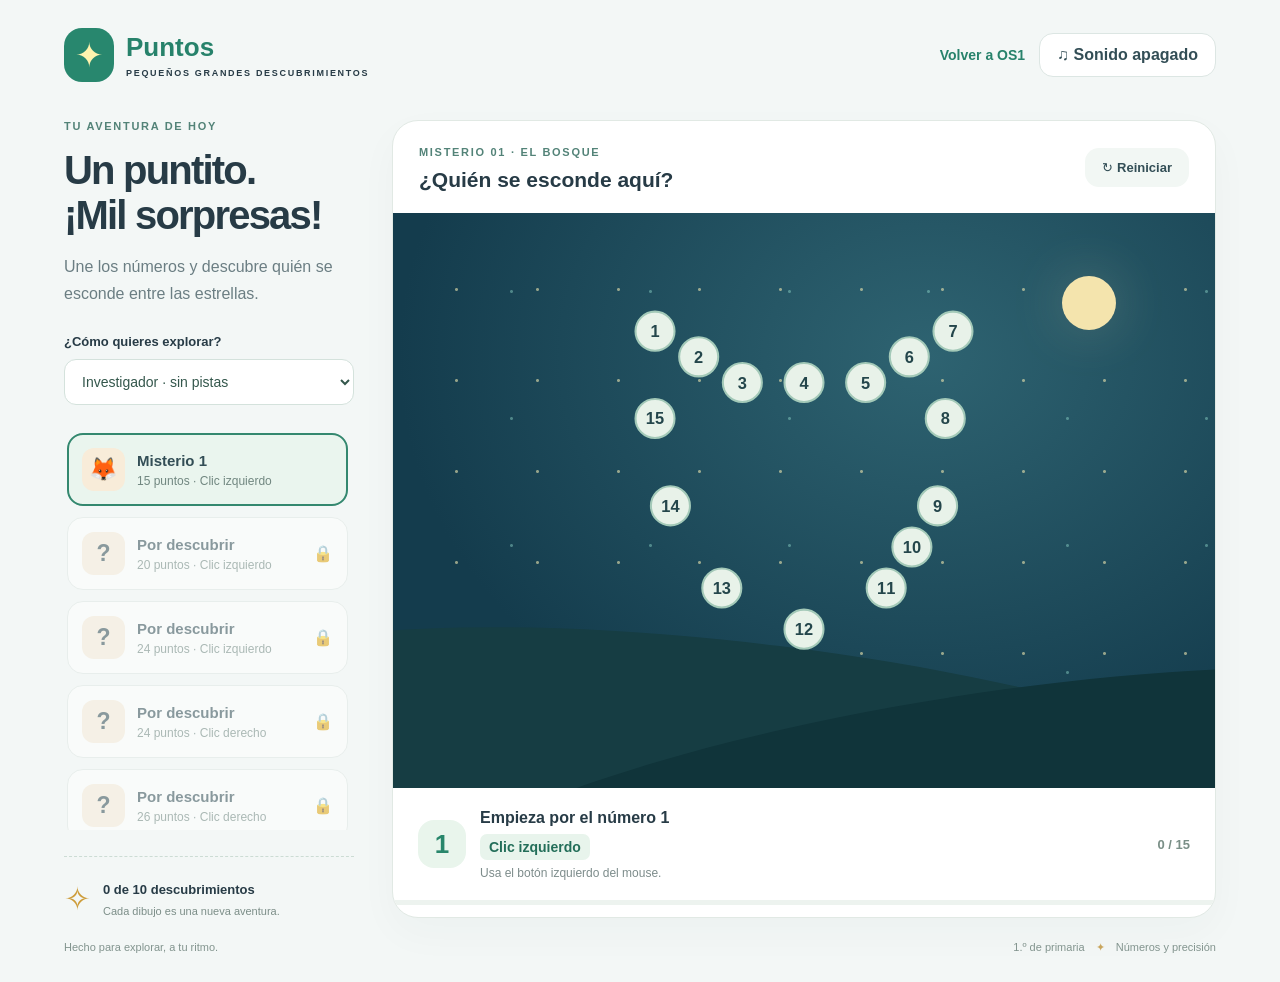
<file: actividades/puntos/index.html>
<!doctype html>
<html lang="es"><head><meta charset="utf-8"><meta name="viewport" content="width=device-width,initial-scale=1"><title>Puntos · OS1</title><link rel="stylesheet" href="style.css"></head>
<body><div class="app"><header><a class="brand" href="./index.html"><span class="brand-icon">✦</span><span><b>Puntos</b><small>PEQUEÑOS GRANDES DESCUBRIMIENTOS</small></span></a><a href="../../" class="back-os">Volver a OS1</a><button id="sound" aria-pressed="false">♫ Sonido apagado</button></header>
<main><aside><div class="eyebrow">TU AVENTURA DE HOY</div><h1>Un puntito.<br>¡Mil sorpresas!</h1><p class="intro">Une los números y descubre quién se esconde entre las estrellas.</p><label for="mode">¿Cómo quieres explorar?</label><select id="mode"><option value="explorer">Explorador · con ayuda</option><option value="researcher" selected>Investigador · sin pistas</option><option value="expert">Experto · puntos pequeños</option></select><nav id="missions" aria-label="Misiones"></nav><div class="collection"><span>✧</span><div><strong id="stars">0 de 10 descubrimientos</strong><small>Cada dibujo es una nueva aventura.</small></div></div></aside>
<section class="play-area" aria-label="Juego de unir puntos"><div class="game-top"><div><span class="eyebrow" id="chapter">MISTERIO 01 · EL BOSQUE</span><h2 id="title">¿Quién se esconde aquí?</h2></div><button id="restart" title="Volver a empezar">↻ <span>Reiniciar</span></button></div><div class="scene" id="scene"><div id="mouse-guide" class="mouse-guide" hidden role="img" aria-label="Usa el botón derecho del mouse, resaltado en morado"><svg viewBox="0 0 72 94" aria-hidden="true"><path d="M36 5C18 5 8 18 8 37V59C8 78 19 89 36 89S64 78 64 59V37C64 18 54 5 36 5Z" class="mouse-body"/><path d="M39 9C53 10 60 21 60 37V43H39Z" class="mouse-right"/><path d="M36 7V44M9 45H63" class="mouse-divider"/><rect x="32" y="20" width="8" height="17" rx="4" class="mouse-wheel"/></svg><span>Clic derecho</span></div><div class="moon"></div><div class="hill back"></div><div class="hill front"></div><svg id="board" viewBox="0 0 800 560" role="group" aria-label="Puntos numerados. Activa los números en orden."><defs><linearGradient id="fill" x2="0" y2="1"><stop stop-color="#ffb657"/><stop offset="1" stop-color="#ee7144"/></linearGradient></defs><g id="art"></g><g id="lines"></g><g id="dots"></g></svg><div id="celebration" hidden><span class="win-star">★</span><h2 id="win-title"></h2><p>¡Lo descubriste, punto a punto!</p><button id="next">Siguiente misterio</button></div></div><div class="game-bottom"><div class="next-number" id="number">1</div><div class="instruction"><strong id="instruction">Empieza por el número 1</strong><span id="mouse-cue" class="mouse-cue" aria-live="polite">Clic izquierdo</span><span id="message" role="status" aria-live="polite">Haz clic en los números en orden.</span></div><span id="count">0 / 10</span></div><div class="progress"><div id="progress"></div></div></section></main><footer><span>Hecho para explorar, a tu ritmo.</span><span>1.º de primaria <b>✦</b> Números y precisión</span></footer></div><script src="game.js"></script></body></html>
</file>
<file: actividades/puntos/style.css>
:root{font-family:ui-rounded,'Avenir Next','Trebuchet MS',sans-serif;color:#273b46;background:#f3f7f6;font-synthesis:none}*{box-sizing:border-box}body{margin:0}.app{max-width:1450px;margin:auto;padding:28px 5vw}button,select{font:inherit}button{cursor:pointer;border:1px solid #dce6e3;background:#fff;color:#334e56;border-radius:14px;padding:12px 17px;font-weight:700}button:hover{background:#eaf4ee}button:focus-visible,select:focus-visible,a:focus-visible{outline:4px solid #f4b950;outline-offset:4px}header{display:flex;align-items:center;justify-content:space-between;margin-bottom:38px}.brand{display:flex;align-items:center;gap:12px;text-decoration:none;color:inherit;font-size:26px;font-weight:800}.brand b{color:#27826b}.brand small{display:block;font-size:9px;letter-spacing:1.7px;margin-top:5px}.brand-icon{display:grid;place-items:center;background:#28876e;color:#fff3ae;width:50px;height:54px;border-radius:18px;font-size:34px}main{display:grid;grid-template-columns:290px minmax(0,1fr);gap:38px}.eyebrow{font-size:11px;font-weight:800;letter-spacing:1.7px;color:#538378}h1{font-size:40px;line-height:1.13;letter-spacing:-1.8px;margin:16px 0}p.intro{font-size:16px;color:#6b7e83;line-height:1.65;margin-bottom:27px}label{display:block;font-weight:700;font-size:13px;margin-bottom:10px}select{width:100%;border:1px solid #d4e2dc;border-radius:12px;background:white;padding:13px;color:#34574c;font-size:14px}nav{display:grid;gap:11px;margin-top:25px}.mission{display:flex;text-align:left;align-items:center;gap:12px;padding:14px;border:1px solid #e0e8e4;background:#fff;border-radius:16px}.mission.active{border:2px solid #34886f;background:#eaf5ee;padding:13px}.mission:disabled{cursor:default;opacity:.55}.mission-icon{width:43px;height:43px;border-radius:12px;background:#f8ecd9;display:grid;place-items:center;font-size:23px}.mission strong{display:block;font-size:15px}.mission small{display:block;font-weight:500;color:#718780;margin-top:5px;font-size:12px}.mission .badge{margin-left:auto;color:#a18a42}.collection{display:flex;gap:12px;border-top:1px dashed #ccdcd4;margin-top:26px;padding-top:23px}.collection>span{font-size:32px;color:#cd9c39}.collection strong{font-size:13px}.collection small{display:block;color:#7c8e88;font-size:11px;margin-top:7px}.play-area{background:#fff;border:1px solid #e1e9e4;border-radius:26px;overflow:hidden;box-shadow:0 15px 40px #244a3c08}.game-top{padding:21px 26px;display:flex;align-items:center;justify-content:space-between;gap:10px}h2{font-size:21px;margin:8px 0 0}.game-top button{border:0;background:#f2f7f4;font-size:13px}.scene{position:relative;isolation:isolate;overflow:hidden;background:radial-gradient(ellipse at 65% 25%,#2e6371,#143c4d 70%);aspect-ratio:800/560}.scene:before{content:'';position:absolute;inset:0;background-image:radial-gradient(circle,#e9e3ae99 1px,transparent 2px),radial-gradient(circle,#9de8d766 1px,transparent 2px);background-size:81px 91px,139px 127px;background-position:23px 31px,49px 15px;z-index:-1}.moon{position:absolute;right:12%;top:11%;width:54px;height:54px;border-radius:50%;background:#f4e4ad;box-shadow:0 0 55px #ffe9b433;z-index:-1}.hill{position:absolute;width:140%;height:43%;bottom:-18%;left:-25%;background:#163d43;border-radius:50%;transform:rotate(7deg);z-index:-1}.hill.front{background:#10343a;left:0;bottom:-27%;transform:rotate(-9deg)}svg{display:block;width:100%;height:100%;position:relative}.dot{cursor:pointer;outline:none}.dot circle{fill:#e8f2e9;stroke:#a3c9b8;stroke-width:2;transition:fill .2s}.dot text{font-family:inherit;fill:#24464b;font-size:19px;font-weight:800;text-anchor:middle;dominant-baseline:central;pointer-events:none}.dot.current circle{fill:#ffe4a0;stroke:#ffcf60;stroke-width:4;filter:drop-shadow(0 0 10px #f6db7f77)}.dot:focus circle{stroke:white;stroke-width:5}.dot.done{pointer-events:none}.dot.done circle{fill:#9be4ce;stroke:none}.dot.done text{display:none}.connection{stroke:#ffe0a1;stroke-width:5;stroke-linecap:round;animation:draw .35s ease-out}.reveal{animation:reveal .7s ease-out;transform-origin:center}.game-bottom{display:flex;gap:14px;align-items:center;padding:20px 25px}.next-number{display:grid;place-items:center;width:48px;height:48px;border-radius:16px;background:#e9f5ec;color:#28866b;font-size:26px;font-weight:800}.instruction strong{font-size:16px;display:block}.instruction span{font-size:12px;color:#7d8c8b;display:block;margin-top:6px}#count{margin-left:auto;white-space:nowrap;font-size:13px;font-weight:700;color:#7a8f87}.progress{height:5px;background:#edf3ef}.progress div{height:100%;background:#58b393;transition:width .3s}footer{display:flex;justify-content:space-between;font-size:11px;color:#82948e;margin-top:23px}footer b{color:#c9a65e;margin:0 8px}#celebration{position:absolute;inset:0;display:flex;flex-direction:column;justify-content:flex-end;align-items:center;padding-bottom:22px;background:linear-gradient(transparent 50%,#10343aee);color:white;pointer-events:none}#celebration[hidden]{display:none}#celebration h2{font-size:26px}#celebration p{margin:7px 0 12px;font-size:14px}#celebration button{pointer-events:auto;background:#ffe0a1;color:#27423b;border:0}.win-star{font-size:30px;color:#ffe0a1;animation:reveal .6s}.shake{animation:shake .3s}@keyframes draw{from{stroke-dasharray:0 1200}to{stroke-dasharray:1200 0}}@keyframes reveal{from{opacity:0;transform:scale(.85)}to{opacity:1;transform:scale(1)}}@keyframes shake{25%{transform:translateX(-4px)}75%{transform:translateX(4px)}}@media(max-width:1000px){.app{padding:22px}main{grid-template-columns:235px minmax(0,1fr);gap:22px}h1{font-size:32px}.game-top{padding:18px}h2{font-size:18px}}@media(max-width:720px){header{margin-bottom:25px}.brand{font-size:21px}.brand small{font-size:7px}#sound{font-size:11px;padding:10px}main{display:flex;flex-direction:column}h1{font-size:30px;margin:10px 0}h1 br{display:none}.intro{margin:8px 0 15px!important}nav{grid-template-columns:repeat(3,1fr);gap:7px;margin-top:13px}.mission{padding:9px!important;gap:6px}.mission-icon{display:none}.mission strong{font-size:12px}.mission small{font-size:10px}.collection{display:none}.scene{aspect-ratio:800/620}.game-bottom{padding:15px;gap:9px}.instruction strong{font-size:14px}.instruction span{font-size:11px}footer{font-size:10px}footer span:first-child{display:none}}@media(prefers-reduced-motion:reduce){*,*:before{animation:none!important;transition:none!important}}

nav{max-height:400px;overflow-y:auto;padding:3px 6px 3px 3px;scrollbar-width:thin}.instruction .mouse-cue{display:inline-block;font-size:14px;font-weight:800;color:#236e59;background:#e8f4ec;border-radius:7px;padding:5px 9px;margin-top:7px}.instruction .mouse-cue[data-button="2"]{color:#7049a2;background:#f0e9fa}.dot text{font-size:16px}.game-bottom{min-height:112px}@media(max-width:720px){nav{display:flex;overflow-x:auto;max-height:none}.mission{min-width:150px}.instruction .mouse-cue{font-size:12px}}

.mouse-guide{position:absolute;top:18px;left:18px;z-index:2;display:flex;flex-direction:column;align-items:center;gap:5px;pointer-events:none;color:#f2eaff}.mouse-guide[hidden]{display:none}.mouse-guide svg{width:52px;height:68px}.mouse-body{fill:#eef4ff12;stroke:#e7eafa99;stroke-width:2}.mouse-right{fill:#d8a5ff;animation:right-click-guide 1.4s ease-in-out infinite}.mouse-divider{fill:none;stroke:#e7eafa80;stroke-width:1.5}.mouse-wheel{fill:#e7eafa99}.mouse-guide span{font-size:12px;font-weight:800;text-shadow:0 1px 4px #143c4d}@keyframes right-click-guide{0%,100%{opacity:.25}50%{opacity:1;filter:drop-shadow(0 0 5px #dfb7ff)}}@media(prefers-reduced-motion:reduce){.mouse-right{animation:none;opacity:1}}@media(max-width:720px){.mouse-guide{top:10px;left:10px}.mouse-guide svg{width:40px;height:52px}.mouse-guide span{font-size:10px}}

.back-os{margin-left:auto;margin-right:14px;font-size:14px;color:#27826b;font-weight:700;text-decoration:none}.back-os:hover{text-decoration:underline}@media(max-width:720px){header{flex-wrap:wrap;gap:12px}.back-os{font-size:12px}}
</file>
